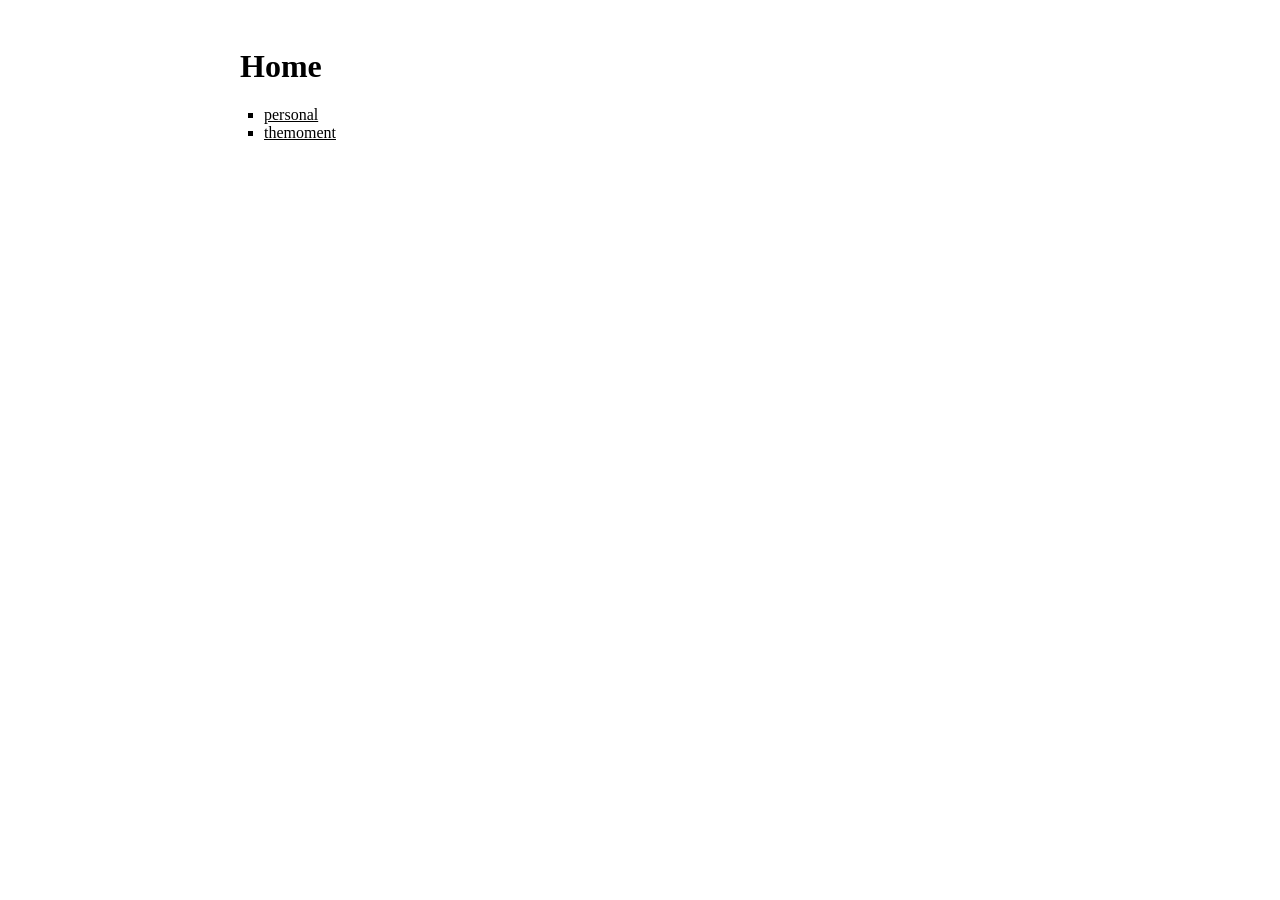
<file: index.html>
<!DOCTYPE>
<html lang="kr">

<head>
	<title>Home</title>
	<meta charset="UTF-8">
	<meta name="viewport" content="width=device-width, initial-scale=0.45">
	<link rel="stylesheet" type="text/css" href="style.css">
</head>

<body>
	<h1>Home</h1>
	<ul>
		<li>
		<a href="personal/index.html">personal</a>
		</li>
		<li>
		<a href="themoment/index.html">themoment</a>
		</li>
	</ul>
</body>

</html>
</file>
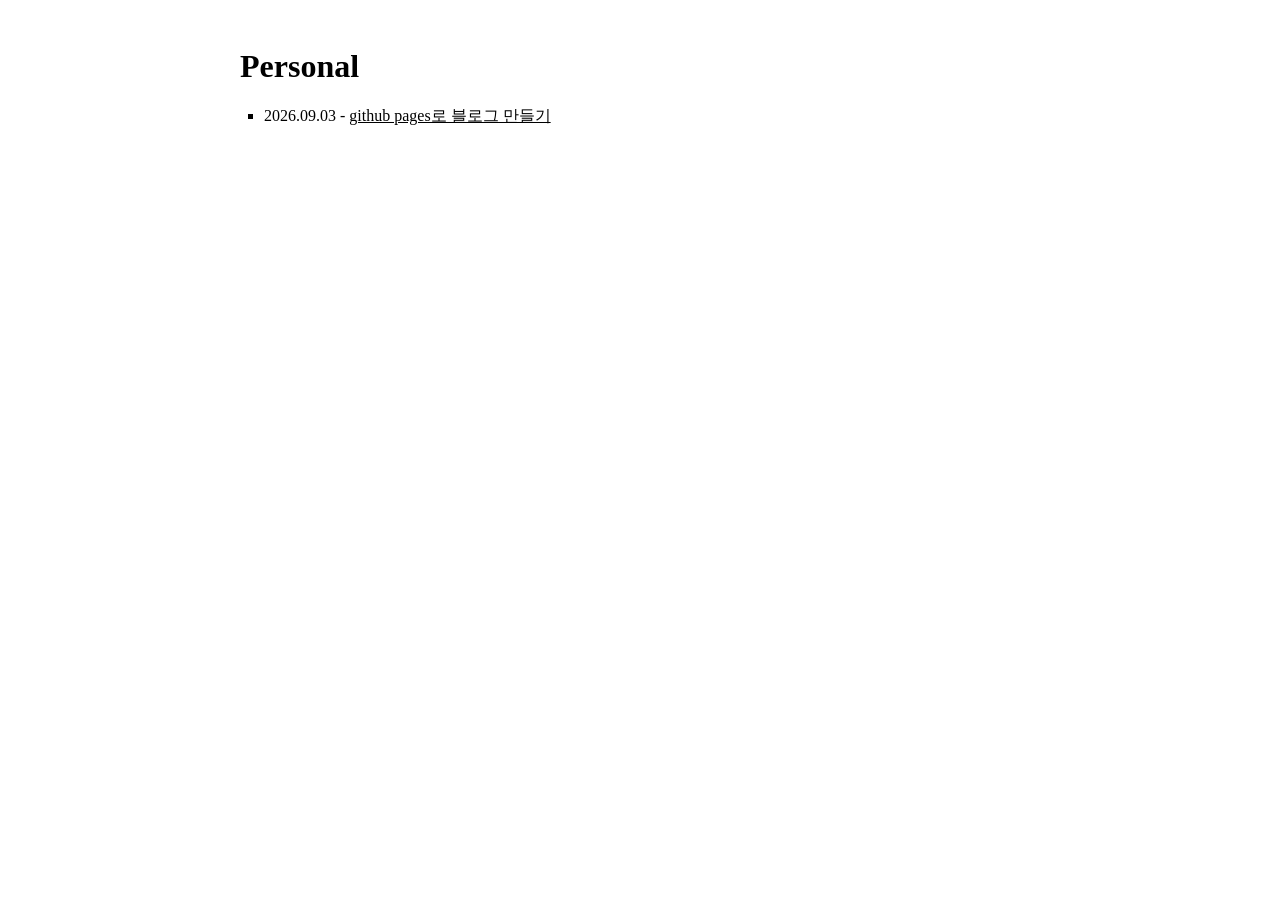
<file: personal/index.html>
<!DOCTYPE>
<html lang="kr">

<head>
	<title>Personal</title>
	<meta charset="UTF-8">
	<meta name="viewport" content="width=device-width, initial-scale=0.45">
	<link rel="stylesheet" type="text/css" href="../style.css">
</head>

<body>
	<h1>Personal</h1>
	<ul>
		<li>2026.09.03 - <a href="github_pages로_블로그_만들기.html">github pages로 블로그 만들기</a></li>
	</ul>
</body>

</html>
</file>
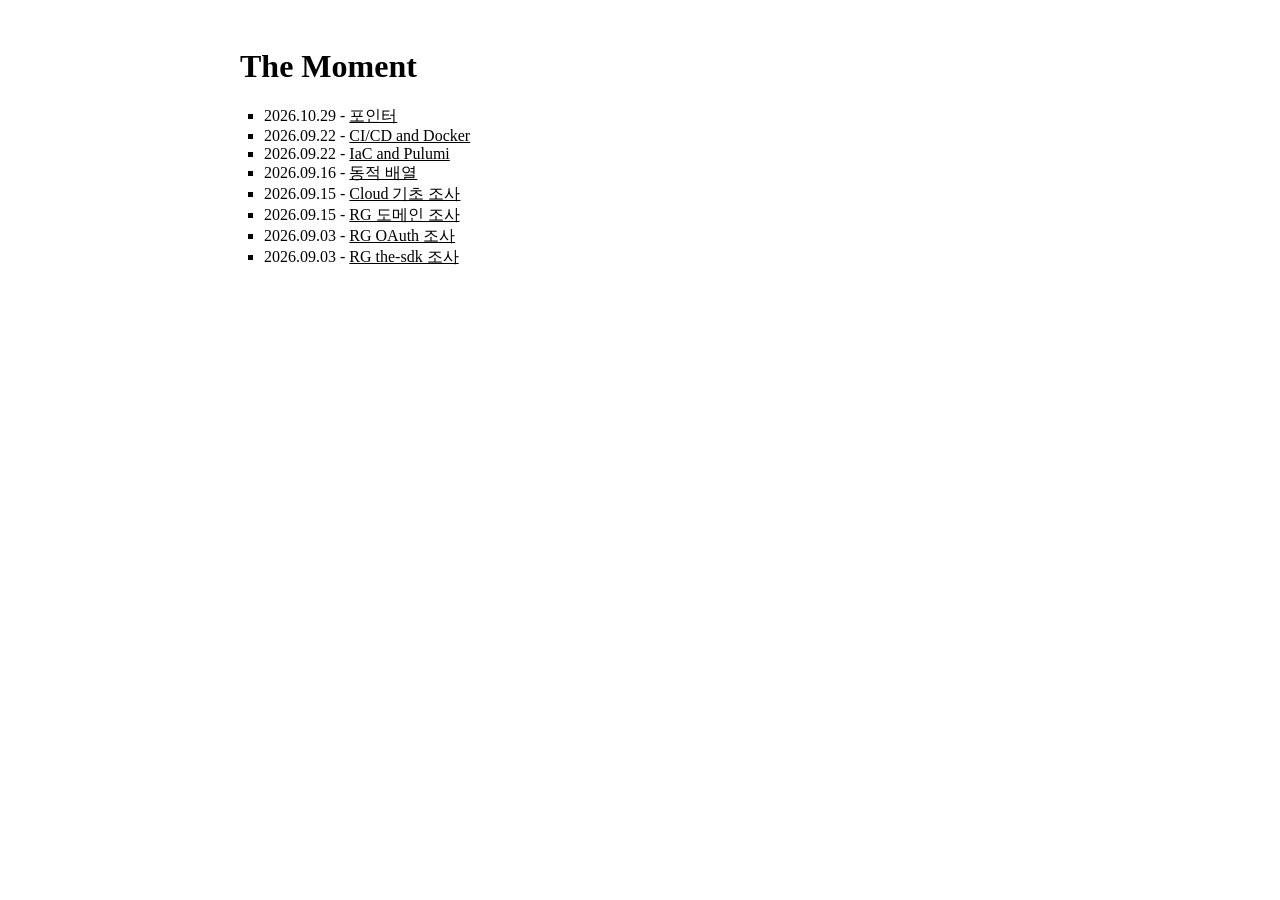
<file: themoment/index.html>
<!DOCTYPE>
<html lang="kr">

<head>
	<title>The Moment</title>
	<meta charset="UTF-8">
	<meta name="viewport" content="width=device-width, initial-scale=0.45">
	<link rel="stylesheet" type="text/css" href="../style.css">
</head>

<body>
	<h1>The Moment</h1>
	<ul>
		<li>2026.10.29 - <a href="pointer.html">포인터</a></li>
		<li>2026.09.22 - <a href="CICD_and_Docker.html">CI/CD and Docker</a></li>
		<li>2026.09.22 - <a href="IaC_and_Pulumi.html">IaC and Pulumi</a></li>
		<li>2026.09.16 - <a href="dynamic_array.html">동적 배열</a></li>
		<li>2026.09.15 - <a href="cloud.html">Cloud 기초 조사</a></li>
		<li>2026.09.15 - <a href="RG_도메인_조사.html">RG 도메인 조사</a></li>
		<li>2026.09.03 - <a href="RG_OAuth_조사.html">RG OAuth 조사</a></li>
		<li>2026.09.03 - <a href="RG_the-sdk_조사.html">RG the-sdk 조사</a></li>
	</ul>
</body>

</html>
</file>
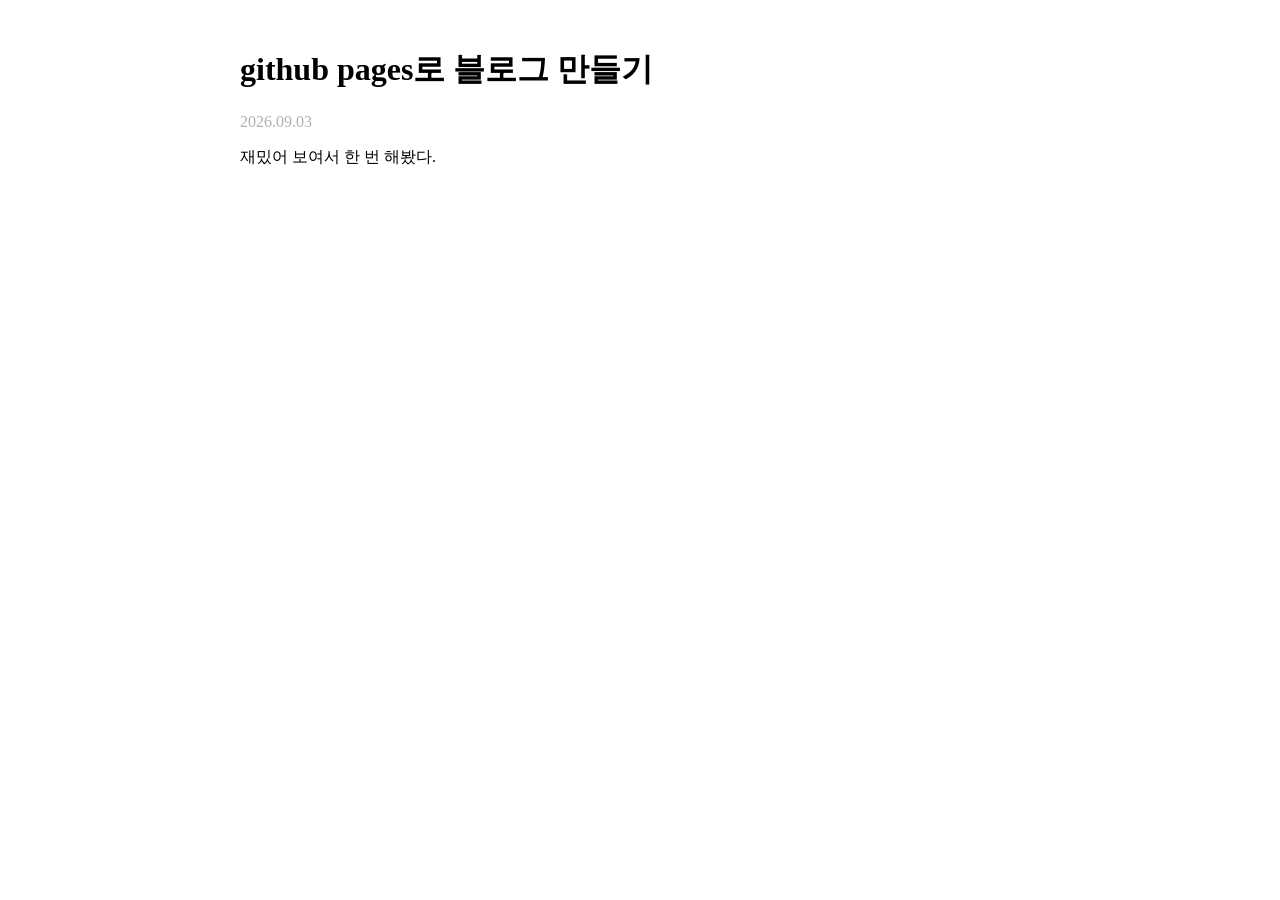
<file: personal/github_pages로_블로그_만들기.html>
<!DOCTYPE>
<html lang="kr">

<head>
	<title>github pages로 블로그 만들기</title>
	<meta charset="UTF-8">
	<meta name="viewport" content="width=device-width, initial-scale=0.45">
	<link rel="stylesheet" type="text/css" href="../style.css">
</head>

<body>
	<h1>github pages로 블로그 만들기 </h1>
	<span class="small">2026.09.03</span>
	<p>
		재밌어 보여서 한 번 해봤다.
	</p>
</body>

</html>
</file>
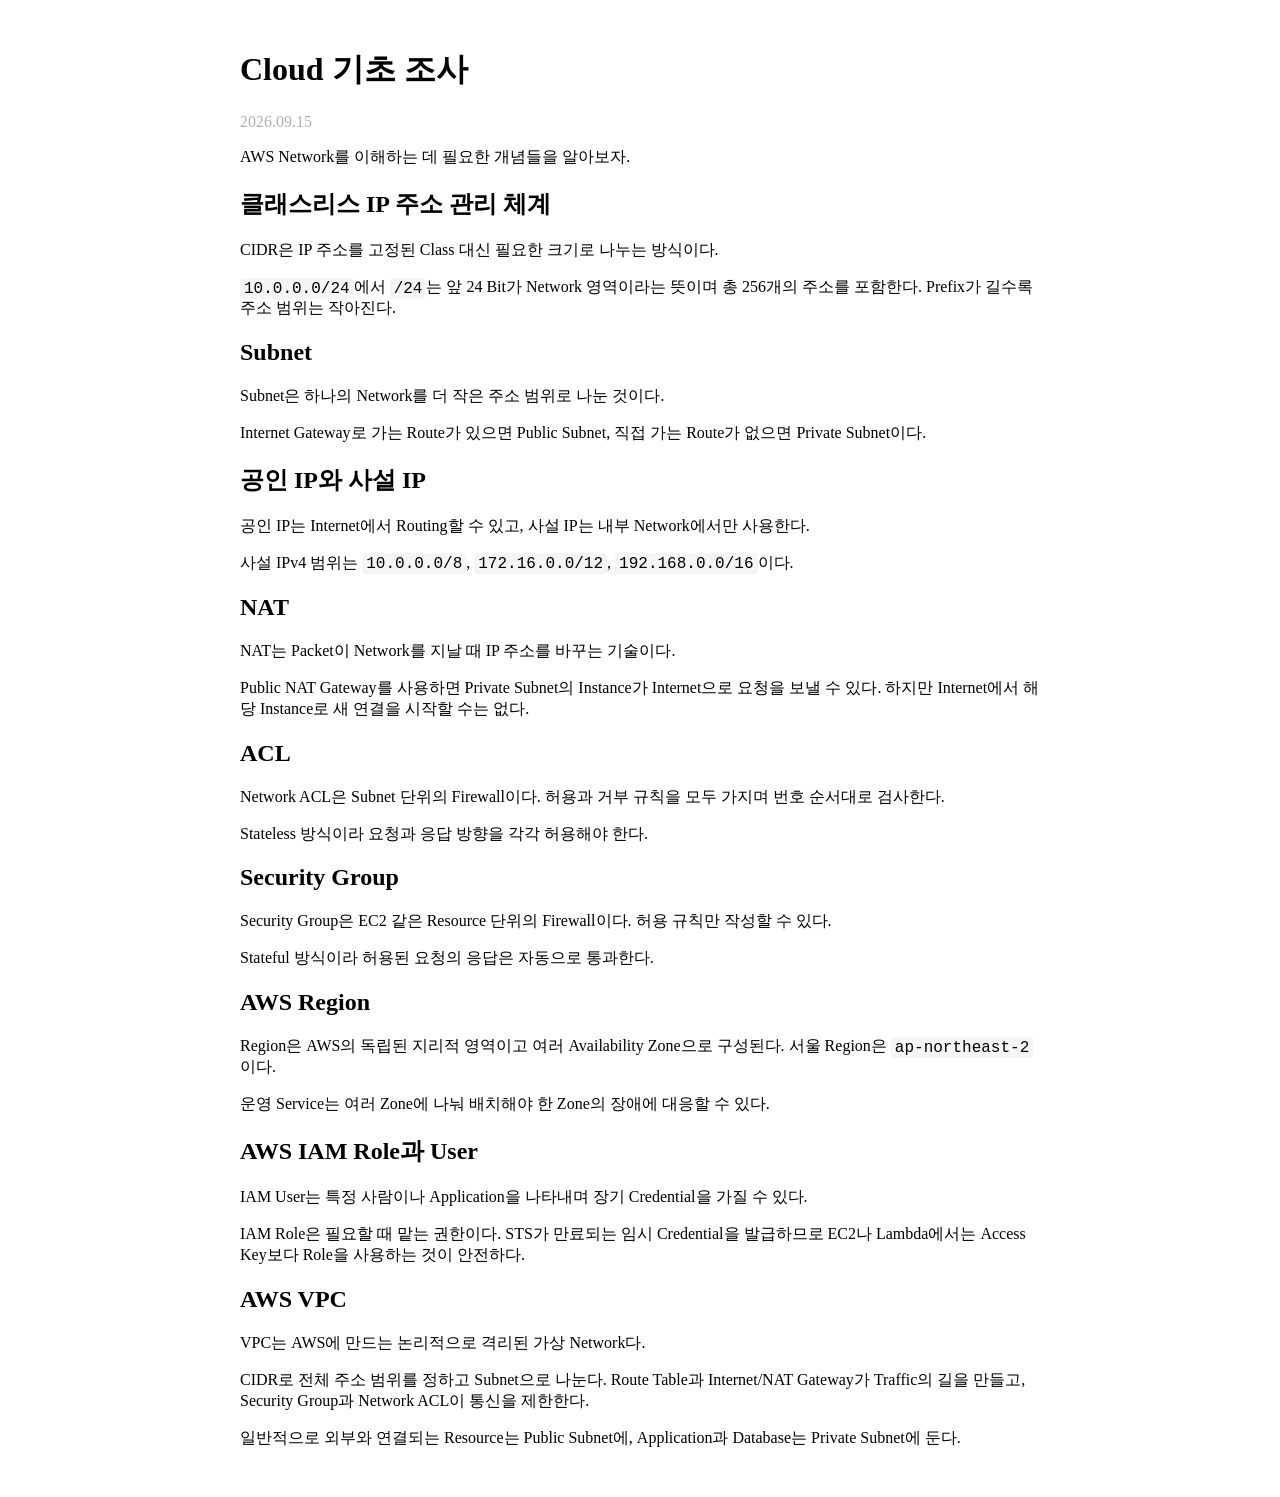
<file: themoment/cloud.html>
<!DOCTYPE>
<html lang="kr">

<head>
	<title>Cloud 기초 조사</title>
	<meta charset="UTF-8">
	<meta name="viewport" content="width=device-width, initial-scale=0.45">
	<link rel="stylesheet" type="text/css" href="../style.css">
</head>

<body>
	<h1>Cloud 기초 조사</h1>
	<span class="small">2026.09.15</span>
	<p>
		AWS Network를 이해하는 데 필요한 개념들을 알아보자.
	</p>

	<h2>클래스리스 IP 주소 관리 체계</h2>
	<p>
		CIDR은 IP 주소를 고정된 Class 대신 필요한 크기로 나누는 방식이다.
	</p>
	<p>
		<code>10.0.0.0/24</code>에서 <code>/24</code>는 앞 24 Bit가 Network 영역이라는 뜻이며 총 256개의 주소를 포함한다.
		Prefix가 길수록 주소 범위는 작아진다.
	</p>

	<h2>Subnet</h2>
	<p>
		Subnet은 하나의 Network를 더 작은 주소 범위로 나눈 것이다.
	</p>
	<p>
		Internet Gateway로 가는 Route가 있으면 Public Subnet, 직접 가는 Route가 없으면 Private Subnet이다.
	</p>

	<h2>공인 IP와 사설 IP</h2>
	<p>
		공인 IP는 Internet에서 Routing할 수 있고, 사설 IP는 내부 Network에서만 사용한다.
	</p>
	<p>
		사설 IPv4 범위는 <code>10.0.0.0/8</code>, <code>172.16.0.0/12</code>, <code>192.168.0.0/16</code>이다.
	</p>

	<h2>NAT</h2>
	<p>
		NAT는 Packet이 Network를 지날 때 IP 주소를 바꾸는 기술이다.
	</p>
	<p>
		Public NAT Gateway를 사용하면 Private Subnet의 Instance가 Internet으로 요청을 보낼 수 있다.
		하지만 Internet에서 해당 Instance로 새 연결을 시작할 수는 없다.
	</p>

	<h2>ACL</h2>
	<p>
		Network ACL은 Subnet 단위의 Firewall이다. 허용과 거부 규칙을 모두 가지며 번호 순서대로 검사한다.
	</p>
	<p>
		Stateless 방식이라 요청과 응답 방향을 각각 허용해야 한다.
	</p>

	<h2>Security Group</h2>
	<p>
		Security Group은 EC2 같은 Resource 단위의 Firewall이다. 허용 규칙만 작성할 수 있다.
	</p>
	<p>
		Stateful 방식이라 허용된 요청의 응답은 자동으로 통과한다.
	</p>

	<h2>AWS Region</h2>
	<p>
		Region은 AWS의 독립된 지리적 영역이고 여러 Availability Zone으로 구성된다.
		서울 Region은 <code>ap-northeast-2</code>이다.
	</p>
	<p>
		운영 Service는 여러 Zone에 나눠 배치해야 한 Zone의 장애에 대응할 수 있다.
	</p>

	<h2>AWS IAM Role과 User</h2>
	<p>
		IAM User는 특정 사람이나 Application을 나타내며 장기 Credential을 가질 수 있다.
	</p>
	<p>
		IAM Role은 필요할 때 맡는 권한이다.
		STS가 만료되는 임시 Credential을 발급하므로 EC2나 Lambda에서는 Access Key보다 Role을 사용하는 것이 안전하다.
	</p>

	<h2>AWS VPC</h2>
	<p>
		VPC는 AWS에 만드는 논리적으로 격리된 가상 Network다.
	</p>
	<p>
		CIDR로 전체 주소 범위를 정하고 Subnet으로 나눈다.
		Route Table과 Internet/NAT Gateway가 Traffic의 길을 만들고, Security Group과 Network ACL이 통신을 제한한다.
	</p>
	<p>
		일반적으로 외부와 연결되는 Resource는 Public Subnet에, Application과 Database는 Private Subnet에 둔다.
	</p>
</body>

</html>
</file>
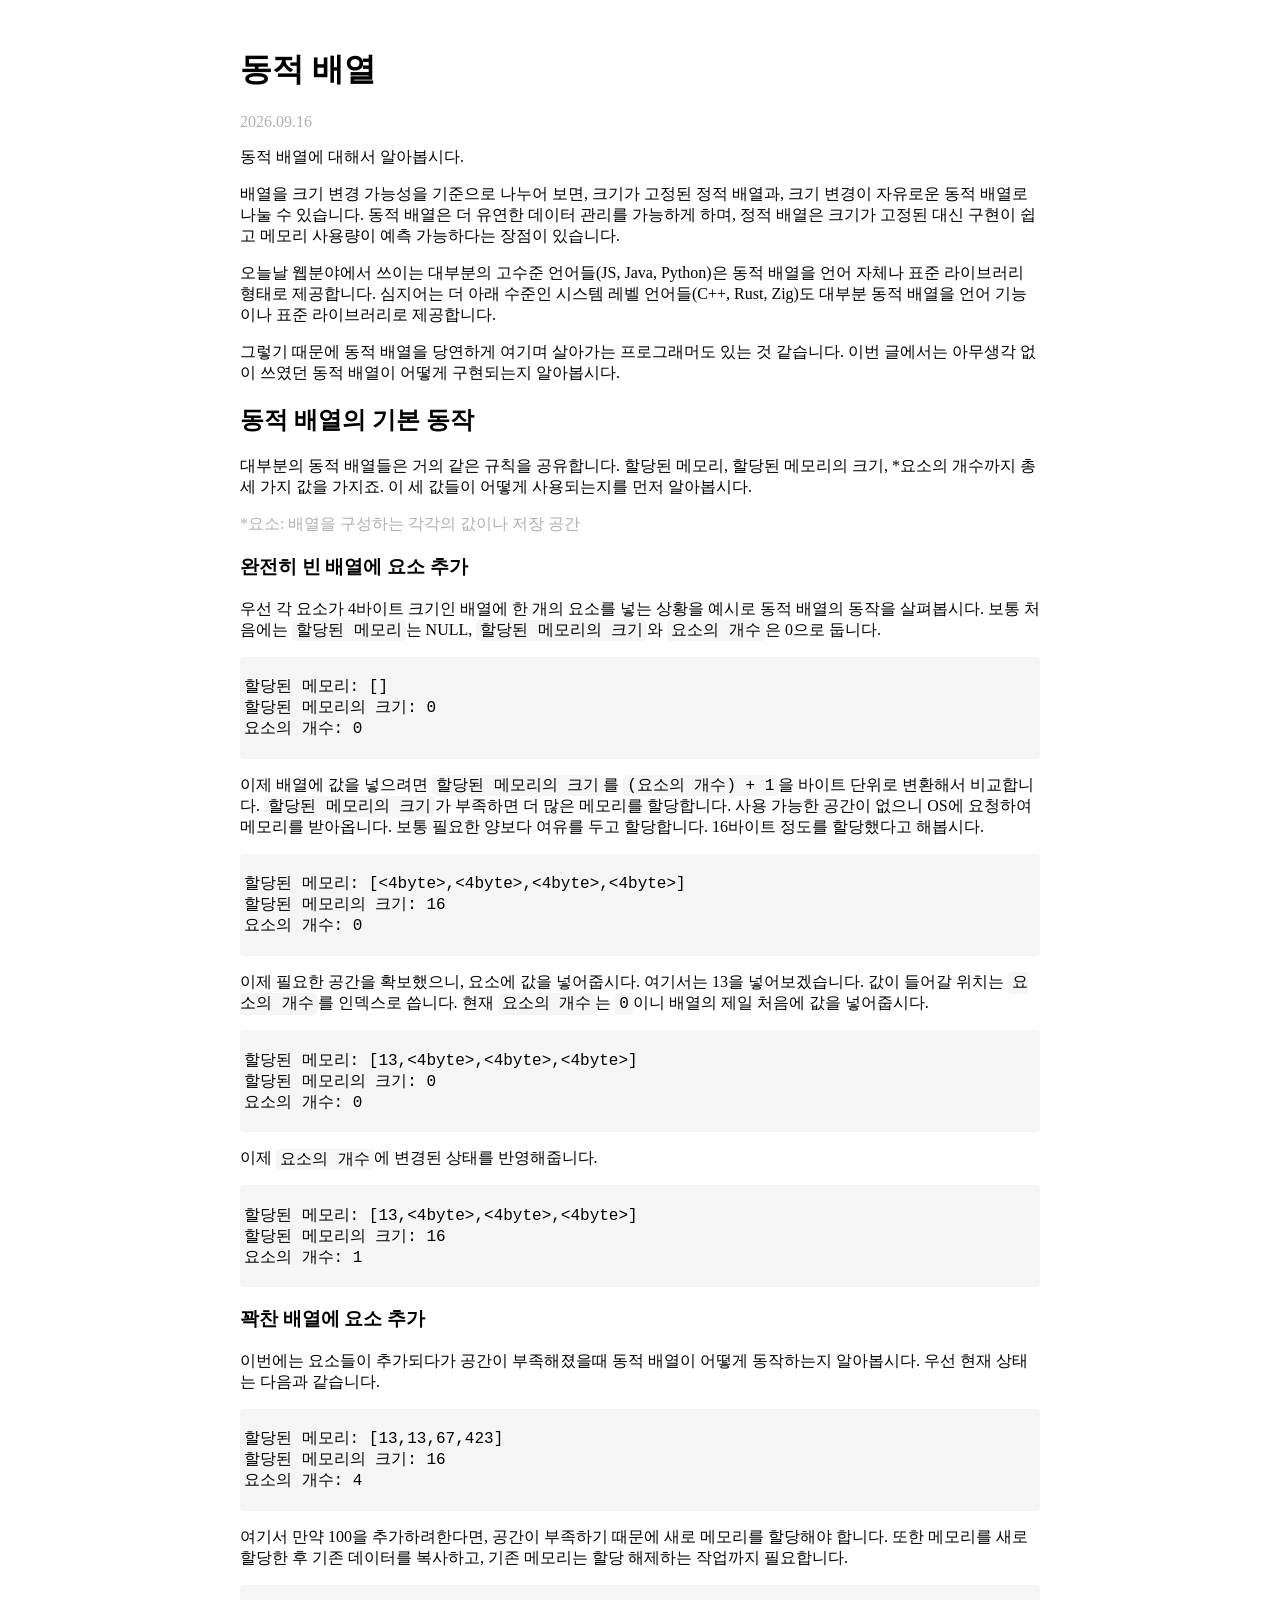
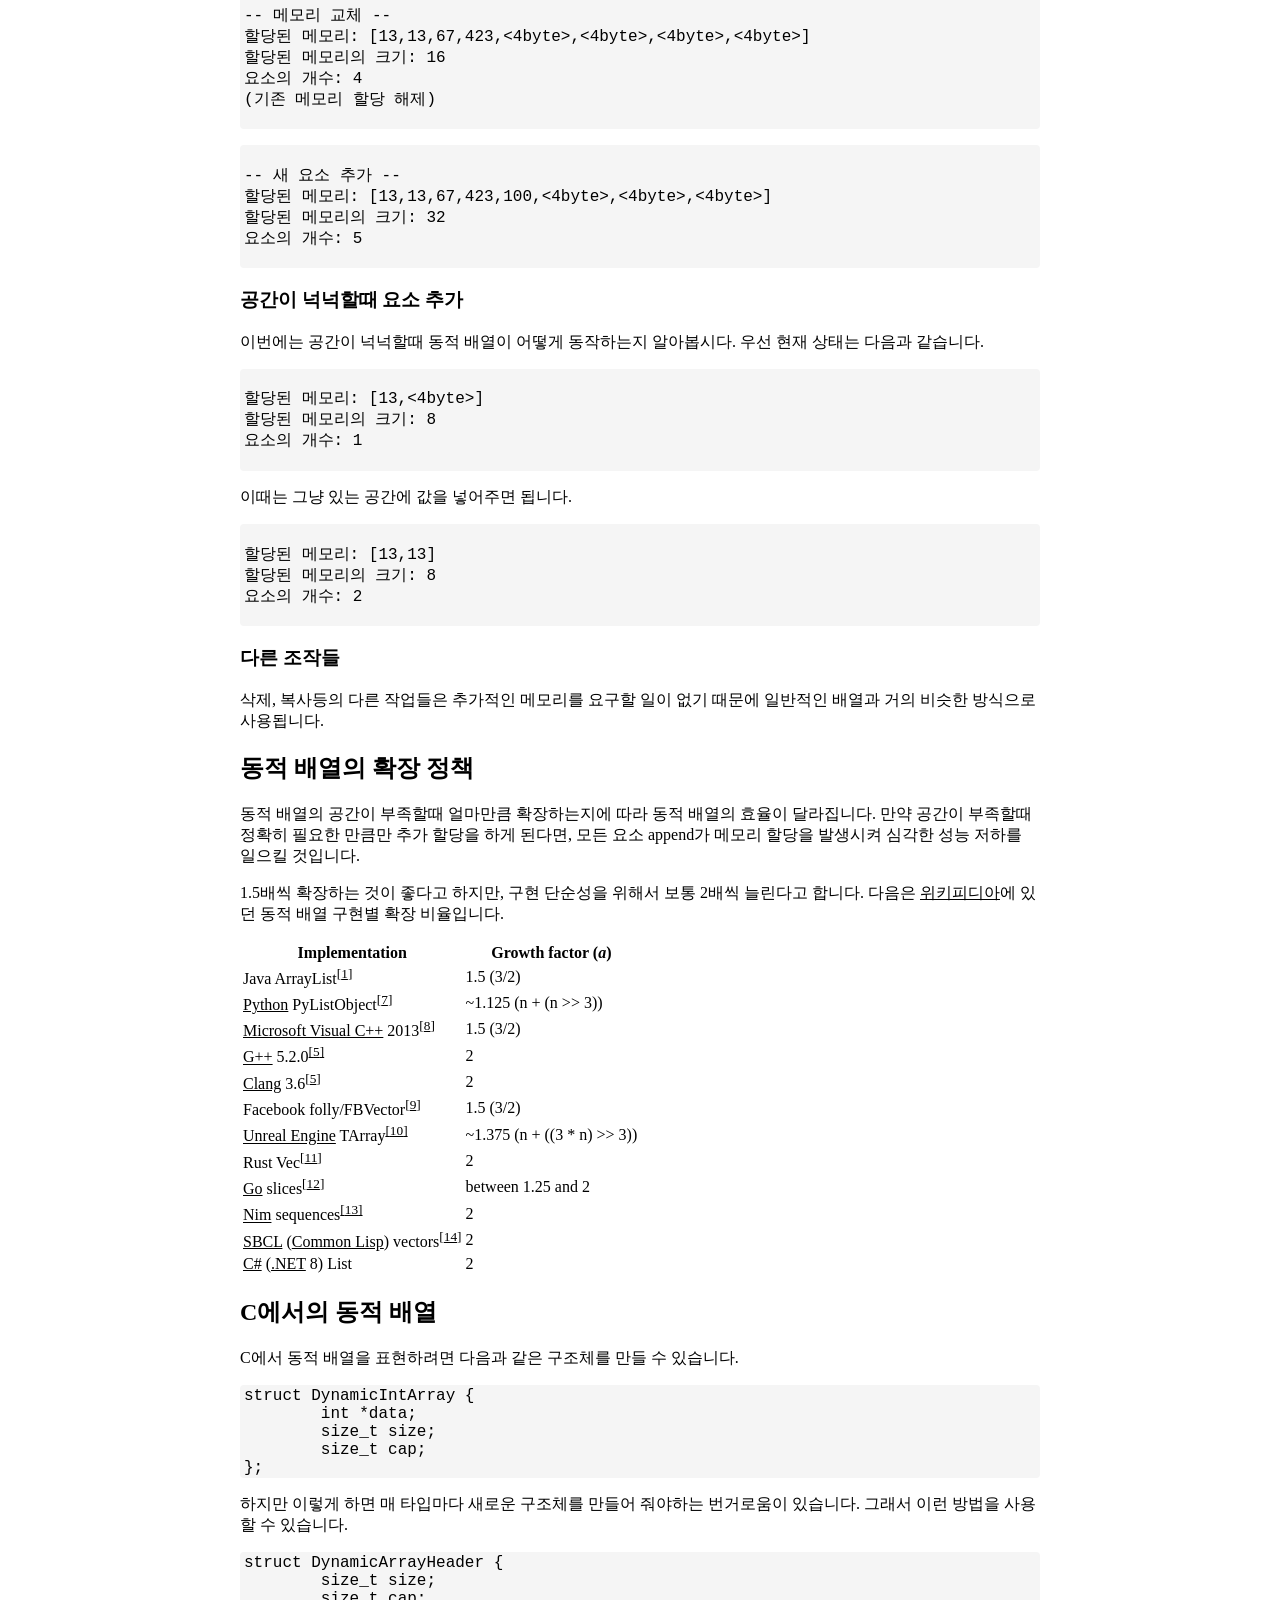
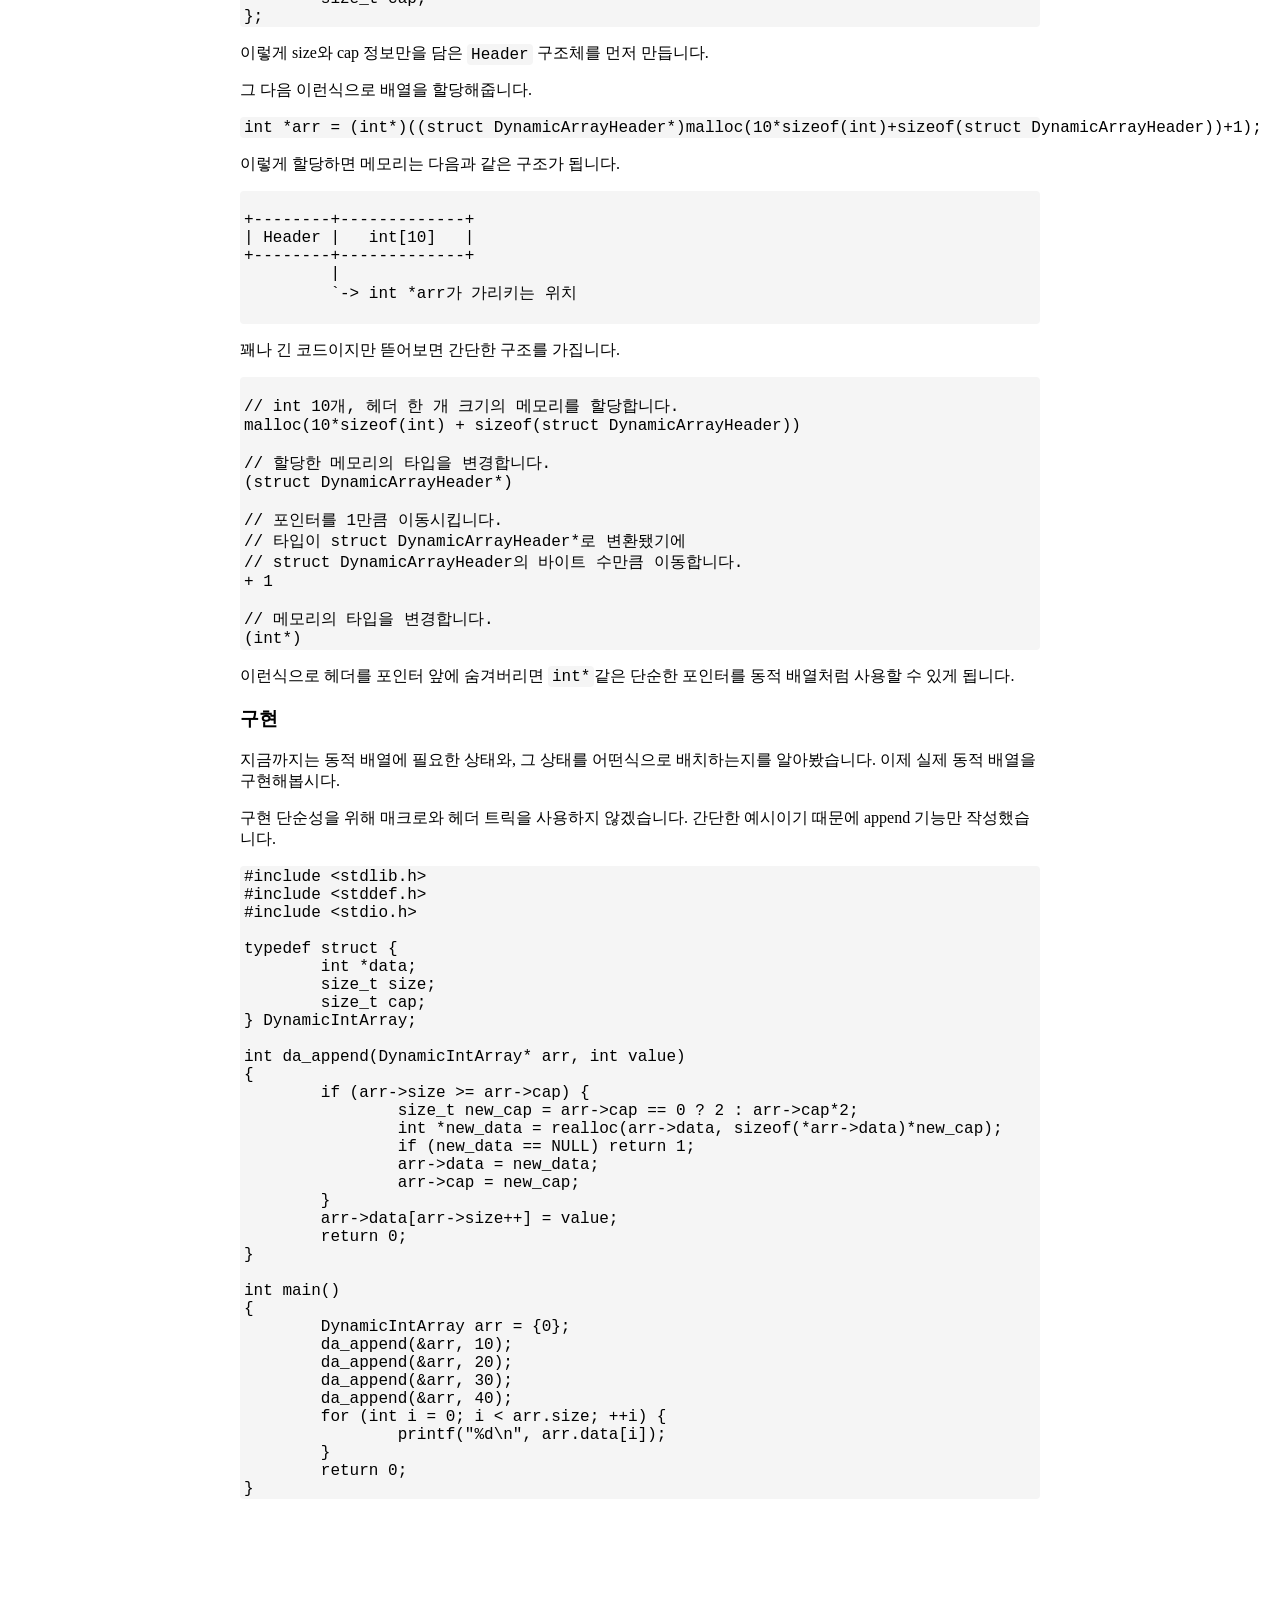
<file: themoment/dynamic_array.html>
<!DOCTYPE>
<html lang="kr">

<head>
	<title>동적 배열</title>
	<meta charset="UTF-8">
	<meta name="viewport" content="width=device-width, initial-scale=0.45">
	<link rel="stylesheet" type="text/css" href="../style.css">
</head>

<body>
	<h1>동적 배열</h1>
	<span class="small">2026.09.16</span>
	<p>
		동적 배열에 대해서 알아봅시다.
	</p>
	<p>
		배열을 크기 변경 가능성을 기준으로 나누어 보면, 크기가 고정된 정적 배열과, 크기 변경이 자유로운 동적 배열로 나눌 수 있습니다.
		동적 배열은 더 유연한 데이터 관리를 가능하게 하며, 정적 배열은 크기가 고정된 대신 구현이 쉽고 메모리 사용량이 예측 가능하다는 장점이 있습니다.
	</p>
	<p>
		오늘날 웹분야에서 쓰이는 대부분의 고수준 언어들(JS, Java, Python)은 동적 배열을 언어 자체나 표준 라이브러리 형태로 제공합니다.
		심지어는 더 아래 수준인 시스템 레벨 언어들(C++, Rust, Zig)도 대부분 동적 배열을 언어 기능이나 표준 라이브러리로 제공합니다.
	</p>
	<p>
		그렇기 때문에 동적 배열을 당연하게 여기며 살아가는 프로그래머도 있는 것 같습니다.
		이번 글에서는 아무생각 없이 쓰였던 동적 배열이 어떻게 구현되는지 알아봅시다.
	</p>
	<h2>동적 배열의 기본 동작</h2>
	<p>
		대부분의 동적 배열들은 거의 같은 규칙을 공유합니다.
		할당된 메모리, 할당된 메모리의 크기, *요소의 개수까지 총 세 가지 값을 가지죠.
		이 세 값들이 어떻게 사용되는지를 먼저 알아봅시다.
	</p>
	<span class="small">*요소: 배열을 구성하는 각각의 값이나 저장 공간</span>
	<h3>완전히 빈 배열에 요소 추가</h3>
	<p>
		우선 각 요소가 4바이트 크기인 배열에 한 개의 요소를 넣는 상황을 예시로 동적 배열의 동작을 살펴봅시다.
		보통 처음에는 <code>할당된 메모리</code>는 NULL, <code>할당된 메모리의 크기</code>와 <code>요소의 개수</code>은 0으로 둡니다.
	</p>
	<pre><code>
할당된 메모리: []
할당된 메모리의 크기: 0
요소의 개수: 0
	</code></pre>
	<p>
		이제 배열에 값을 넣으려면 <code>할당된 메모리의 크기</code>를 <code>(요소의 개수) + 1</code>을 바이트 단위로 변환해서 비교합니다.
		<code>할당된 메모리의 크기</code>가 부족하면 더 많은 메모리를 할당합니다.
		사용 가능한 공간이 없으니 OS에 요청하여 메모리를 받아옵니다.
		보통 필요한 양보다 여유를 두고 할당합니다.
		16바이트 정도를 할당했다고 해봅시다.
	</p>
	<pre><code>
할당된 메모리: [<4byte>,<4byte>,<4byte>,<4byte>]
할당된 메모리의 크기: 16
요소의 개수: 0
	</code></pre>
	<p>
		이제 필요한 공간을 확보했으니, 요소에 값을 넣어줍시다. 여기서는 13을 넣어보겠습니다.
		값이 들어갈 위치는 <code>요소의 개수</code>를 인덱스로 씁니다.
		현재 <code>요소의 개수</code>는 <code>0</code>이니 배열의 제일 처음에 값을 넣어줍시다.
	</p>
	<pre><code>
할당된 메모리: [13,<4byte>,<4byte>,<4byte>]
할당된 메모리의 크기: 0
요소의 개수: 0
	</code></pre>
	<p>
		이제 <code>요소의 개수</code>에 변경된 상태를 반영해줍니다.
	</p>
	<pre><code>
할당된 메모리: [13,<4byte>,<4byte>,<4byte>]
할당된 메모리의 크기: 16
요소의 개수: 1
	</code></pre>
	<h3>꽉찬 배열에 요소 추가</h3>
	<p>
		이번에는 요소들이 추가되다가 공간이 부족해졌을때 동적 배열이 어떻게 동작하는지 알아봅시다.
		우선 현재 상태는 다음과 같습니다.
	</p>
	<pre><code>
할당된 메모리: [13,13,67,423]
할당된 메모리의 크기: 16
요소의 개수: 4
	</code></pre>
	<p>
		여기서 만약 100을 추가하려한다면, 공간이 부족하기 때문에 새로 메모리를 할당해야 합니다.
		또한 메모리를 새로 할당한 후 기존 데이터를 복사하고, 기존 메모리는 할당 해제하는 작업까지 필요합니다.
	</p>
	<pre><code>
-- 메모리 교체 --
할당된 메모리: [13,13,67,423,<4byte>,<4byte>,<4byte>,<4byte>]
할당된 메모리의 크기: 16
요소의 개수: 4
(기존 메모리 할당 해제)
	</code></pre>
	<pre><code>
-- 새 요소 추가 --
할당된 메모리: [13,13,67,423,100,<4byte>,<4byte>,<4byte>]
할당된 메모리의 크기: 32
요소의 개수: 5
	</code></pre>
	<h3>공간이 넉넉할때 요소 추가</h3>
	<p>
		이번에는 공간이 넉넉할때 동적 배열이 어떻게 동작하는지 알아봅시다.
		우선 현재 상태는 다음과 같습니다.
	</p>
	<pre><code>
할당된 메모리: [13,<4byte>]
할당된 메모리의 크기: 8
요소의 개수: 1
	</code></pre>
	<p>
		이때는 그냥 있는 공간에 값을 넣어주면 됩니다.
	</p>
	<pre><code>
할당된 메모리: [13,13]
할당된 메모리의 크기: 8
요소의 개수: 2
	</code></pre>
	<h3>다른 조작들</h3>
	<p>
		삭제, 복사등의 다른 작업들은 추가적인 메모리를 요구할 일이 없기 때문에 일반적인 배열과 거의 비슷한 방식으로 사용됩니다.
	</p>
	<h2>동적 배열의 확장 정책</h2>
	<p>
		동적 배열의 공간이 부족할때 얼마만큼 확장하는지에 따라 동적 배열의 효율이 달라집니다.
		만약 공간이 부족할때 정확히 필요한 만큼만 추가 할당을 하게 된다면,
		모든 요소 append가 메모리 할당을 발생시켜 심각한 성능 저하를 일으킬 것입니다.
	</p>
	<p>
		1.5배씩 확장하는 것이 좋다고 하지만, 구현 단순성을 위해서 보통 2배씩 늘린다고 합니다.
		다음은 <a href="https://en.wikipedia.org/wiki/Dynamic_array">위키피디아</a>에 있던 동적 배열 구현별 확장 비율입니다.
	</p>
	<table class="wikitable" id="mwsg">
	<tbody id="mwsw"><tr id="mwtA"><th id="mwtQ">Implementation</th>
	<th id="mwtg">Growth factor (<i id="mwtw">a</i>)</th></tr>
	<tr id="mwuA">
	<td id="mwuQ">Java ArrayList<sup about="#mwt23" class="mw-ref reference" id="cite_ref-java_util_ArrayList_1-1" rel="dc:references" typeof="mw:Extension/ref" data-mw="{&quot;name&quot;:&quot;ref&quot;,&quot;attrs&quot;:{&quot;name&quot;:&quot;java_util_ArrayList&quot;}}"><a href="#cite_note-java_util_ArrayList-1" id="mwug"><span class="mw-reflink-text" id="mwuw"><span class="cite-bracket" id="mwvA">[</span>1<span class="cite-bracket" id="mwvQ">]</span></span></a></sup></td>
	<td id="mwvg">1.5 (3/2)</td></tr>
	<tr id="mwvw">
	<td id="mwwA"><a rel="mw:WikiLink" href="https://en.wikipedia.org/wiki/Python_(programming_language)" title="Python (programming language)" id="mwwQ">Python</a> PyListObject<sup about="#mwt26" class="mw-ref reference" id="cite_ref-cpython_listobject.c_growth_rate_comment_7-0" rel="dc:references" typeof="mw:Extension/ref" data-mw="{&quot;name&quot;:&quot;ref&quot;,&quot;attrs&quot;:{&quot;name&quot;:&quot;cpython listobject.c growth rate comment&quot;},&quot;body&quot;:{&quot;id&quot;:&quot;mw-reference-text-cite_note-cpython_listobject.c_growth_rate_comment-7&quot;}}"><a href="#cite_note-cpython_listobject.c_growth_rate_comment-7" id="mwwg"><span class="mw-reflink-text" id="mwww"><span class="cite-bracket" id="mwxA">[</span>7<span class="cite-bracket" id="mwxQ">]</span></span></a></sup></td>
	<td id="mwxg">~1.125 (n + (n &gt;&gt; 3))</td></tr>
	<tr id="mwxw">
	<td id="mwyA"><a rel="mw:WikiLink" href="https://en.wikipedia.org/wiki/Microsoft_Visual_C++" title="Microsoft Visual C++" id="mwyQ">Microsoft Visual C++</a> 2013<sup about="#mwt29" class="mw-ref reference" id="cite_ref-8" rel="dc:references" typeof="mw:Extension/ref" data-mw="{&quot;name&quot;:&quot;ref&quot;,&quot;attrs&quot;:{},&quot;body&quot;:{&quot;id&quot;:&quot;mw-reference-text-cite_note-8&quot;}}"><a href="#cite_note-8" id="mwyg"><span class="mw-reflink-text" id="mwyw"><span class="cite-bracket" id="mwzA">[</span>8<span class="cite-bracket" id="mwzQ">]</span></span></a></sup></td>
	<td id="mwzg">1.5 (3/2)</td></tr>
	<tr id="mwzw">
	<td id="mw0A"><a rel="mw:WikiLink" href="https://en.wikipedia.org/wiki/G++" title="G++" class="mw-redirect" id="mw0Q">G++</a> 5.2.0<sup about="#mwt30" class="mw-ref reference" id="cite_ref-C++_STL_vector_5-1" rel="dc:references" typeof="mw:Extension/ref" data-mw="{&quot;name&quot;:&quot;ref&quot;,&quot;attrs&quot;:{&quot;name&quot;:&quot;C++ STL vector&quot;}}"><a href="#cite_note-C++_STL_vector-5" id="mw0g"><span class="mw-reflink-text" id="mw0w"><span class="cite-bracket" id="mw1A">[</span>5<span class="cite-bracket" id="mw1Q">]</span></span></a></sup></td>
	<td id="mw1g">2</td></tr>
	<tr id="mw1w">
	<td id="mw2A"><a rel="mw:WikiLink" href="https://en.wikipedia.org/wiki/Clang" title="Clang" id="mw2Q">Clang</a> 3.6<sup about="#mwt31" class="mw-ref reference" id="cite_ref-C++_STL_vector_5-2" rel="dc:references" typeof="mw:Extension/ref" data-mw="{&quot;name&quot;:&quot;ref&quot;,&quot;attrs&quot;:{&quot;name&quot;:&quot;C++ STL vector&quot;}}"><a href="#cite_note-C++_STL_vector-5" id="mw2g"><span class="mw-reflink-text" id="mw2w"><span class="cite-bracket" id="mw3A">[</span>5<span class="cite-bracket" id="mw3Q">]</span></span></a></sup></td>
	<td id="mw3g">2</td></tr>
	<tr id="mw3w">
	<td id="mw4A">Facebook folly/FBVector<sup about="#mwt34" class="mw-ref reference" id="cite_ref-9" rel="dc:references" typeof="mw:Extension/ref" data-mw="{&quot;name&quot;:&quot;ref&quot;,&quot;attrs&quot;:{},&quot;body&quot;:{&quot;id&quot;:&quot;mw-reference-text-cite_note-9&quot;}}"><a href="#cite_note-9" id="mw4Q"><span class="mw-reflink-text" id="mw4g"><span class="cite-bracket" id="mw4w">[</span>9<span class="cite-bracket" id="mw5A">]</span></span></a></sup></td>
	<td id="mw5Q">1.5 (3/2)</td></tr>
	<tr id="mw5g">
	<td id="mw5w"><a rel="mw:WikiLink" href="https://en.wikipedia.org/wiki/Unreal_Engine" title="Unreal Engine" id="mw6A">Unreal Engine</a> TArray<sup about="#mwt37" class="mw-ref reference" id="cite_ref-10" rel="dc:references" typeof="mw:Extension/ref" data-mw="{&quot;name&quot;:&quot;ref&quot;,&quot;attrs&quot;:{},&quot;body&quot;:{&quot;id&quot;:&quot;mw-reference-text-cite_note-10&quot;}}"><a href="#cite_note-10" id="mw6Q"><span class="mw-reflink-text" id="mw6g"><span class="cite-bracket" id="mw6w">[</span>10<span class="cite-bracket" id="mw7A">]</span></span></a></sup></td>
	<td id="mw7Q">~1.375 (n + ((3 * n) &gt;&gt; 3))</td></tr>
	<tr id="mw7g">
	<td id="mw7w">Rust Vec<sup about="#mwt40" class="mw-ref reference" id="cite_ref-11" rel="dc:references" typeof="mw:Extension/ref" data-mw="{&quot;name&quot;:&quot;ref&quot;,&quot;attrs&quot;:{},&quot;body&quot;:{&quot;id&quot;:&quot;mw-reference-text-cite_note-11&quot;}}"><a href="#cite_note-11" id="mw8A"><span class="mw-reflink-text" id="mw8Q"><span class="cite-bracket" id="mw8g">[</span>11<span class="cite-bracket" id="mw8w">]</span></span></a></sup></td>
	<td id="mw9A">2</td></tr>
	<tr id="mw9Q">
	<td id="mw9g"><a rel="mw:WikiLink" href="https://en.wikipedia.org/wiki/Go_(programming_language)" title="Go (programming language)" id="mw9w">Go</a> slices<sup about="#mwt43" class="mw-ref reference" id="cite_ref-12" rel="dc:references" typeof="mw:Extension/ref" data-mw="{&quot;name&quot;:&quot;ref&quot;,&quot;attrs&quot;:{},&quot;body&quot;:{&quot;id&quot;:&quot;mw-reference-text-cite_note-12&quot;}}"><a href="#cite_note-12" id="mw-A"><span class="mw-reflink-text" id="mw-Q"><span class="cite-bracket" id="mw-g">[</span>12<span class="cite-bracket" id="mw-w">]</span></span></a></sup></td>
	<td id="mw_A">between 1.25 and 2</td></tr>
	<tr id="mw_Q">
	<td id="mw_g"><a rel="mw:WikiLink" href="https://en.wikipedia.org/wiki/Nim_(programming_language)" title="Nim (programming language)" id="mw_w">Nim</a> sequences<sup about="#mwt46" class="mw-ref reference" id="cite_ref-13" rel="dc:references" typeof="mw:Extension/ref" data-mw="{&quot;name&quot;:&quot;ref&quot;,&quot;attrs&quot;:{},&quot;body&quot;:{&quot;id&quot;:&quot;mw-reference-text-cite_note-13&quot;}}"><a href="#cite_note-13" id="mwAQA"><span class="mw-reflink-text" id="mwAQE"><span class="cite-bracket" id="mwAQI">[</span>13<span class="cite-bracket" id="mwAQM">]</span></span></a></sup></td>
	<td id="mwAQQ">2</td></tr>
	<tr id="mwAQU">
	<td id="mwAQY"><a rel="mw:WikiLink" href="https://en.wikipedia.org/wiki/Steel_Bank_Common_Lisp" title="Steel Bank Common Lisp" id="mwAQc">SBCL</a> (<a rel="mw:WikiLink" href="https://en.wikipedia.org/wiki/Common_Lisp" title="Common Lisp" id="mwAQg">Common Lisp</a>) vectors<sup about="#mwt49" class="mw-ref reference" id="cite_ref-14" rel="dc:references" typeof="mw:Extension/ref" data-mw="{&quot;name&quot;:&quot;ref&quot;,&quot;attrs&quot;:{},&quot;body&quot;:{&quot;id&quot;:&quot;mw-reference-text-cite_note-14&quot;}}"><a href="#cite_note-14" id="mwAQk"><span class="mw-reflink-text" id="mwAQo"><span class="cite-bracket" id="mwAQs">[</span>14<span class="cite-bracket" id="mwAQw">]</span></span></a></sup></td>
	<td id="mwAQ0">2</td></tr>
	<tr id="mwAQ4">
	<td id="mwAQ8"><a rel="mw:WikiLink" href="https://en.wikipedia.org/wiki/C_Sharp_(programming_language)" title="C Sharp (programming language)" id="mwARA">C#</a> (<a rel="mw:WikiLink" href="https://en.wikipedia.org/wiki/.NET" title=".NET" id="mwARE">.NET</a> 8) List</td>
	<td id="mwARI">2</td></tr>
	</tbody></table>
	<h2>C에서의 동적 배열</h2>
	<p>
		C에서 동적 배열을 표현하려면 다음과 같은 구조체를 만들 수 있습니다.
	</p>
<pre><code>struct DynamicIntArray {
	int *data;
	size_t size;
	size_t cap;
};</code></pre>
	<p>
		하지만 이렇게 하면 매 타입마다 새로운 구조체를 만들어 줘야하는 번거로움이 있습니다.
		그래서 이런 방법을 사용할 수 있습니다.
	</p>
<pre><code>struct DynamicArrayHeader {
	size_t size;
	size_t cap;
};</code></pre>
	<p>
		이렇게 size와 cap 정보만을 담은 <code>Header</code> 구조체를 먼저 만듭니다.
	</p>
	<p>
		그 다음 이런식으로 배열을 할당해줍니다.
	</p>
<pre><code>int *arr = (int*)((struct DynamicArrayHeader*)malloc(10*sizeof(int)+sizeof(struct DynamicArrayHeader))+1);</code></pre>
	<p>
		이렇게 할당하면 메모리는 다음과 같은 구조가 됩니다.
	</p>
	<pre><code>
+--------+-------------+
| Header |   int[10]   |
+--------+-------------+
         |
         `-> int *arr가 가리키는 위치
	</code></pre>
	<p>
		꽤나 긴 코드이지만 뜯어보면 간단한 구조를 가집니다.
	</p>
<pre><code>
// int 10개, 헤더 한 개 크기의 메모리를 할당합니다.
malloc(10*sizeof(int) + sizeof(struct DynamicArrayHeader))

// 할당한 메모리의 타입을 변경합니다.
(struct DynamicArrayHeader*)

// 포인터를 1만큼 이동시킵니다.
// 타입이 struct DynamicArrayHeader*로 변환됐기에
// struct DynamicArrayHeader의 바이트 수만큼 이동합니다.
+ 1

// 메모리의 타입을 변경합니다.
(int*)
</code></pre>
	<p>
		이런식으로 헤더를 포인터 앞에 숨겨버리면 <code>int*</code>같은 단순한 포인터를 동적 배열처럼 사용할 수 있게 됩니다.
	</p>
	<h3>구현</h3>
	<p>
		지금까지는 동적 배열에 필요한 상태와, 그 상태를 어떤식으로 배치하는지를 알아봤습니다.
		이제 실제 동적 배열을 구현해봅시다.
	</p>
	<p>
		구현 단순성을 위해 매크로와 헤더 트릭을 사용하지 않겠습니다.
		간단한 예시이기 때문에 append 기능만 작성했습니다.
	</p>
<pre><code>#include &lt;stdlib.h&gt;
#include &lt;stddef.h&gt;
#include &lt;stdio.h&gt;

typedef struct {
	int *data;
	size_t size;
	size_t cap;
} DynamicIntArray;

int da_append(DynamicIntArray* arr, int value)
{
	if (arr-&gt;size &gt;= arr-&gt;cap) {
		size_t new_cap = arr-&gt;cap == 0 ? 2 : arr-&gt;cap*2;
		int *new_data = realloc(arr-&gt;data, sizeof(*arr-&gt;data)*new_cap);
		if (new_data == NULL) return 1;
		arr-&gt;data = new_data;
		arr-&gt;cap = new_cap;
	}
	arr-&gt;data[arr-&gt;size++] = value;
	return 0;
}

int main()
{
	DynamicIntArray arr = {0};
	da_append(&amp;arr, 10);
	da_append(&amp;arr, 20);
	da_append(&amp;arr, 30);
	da_append(&amp;arr, 40);
	for (int i = 0; i &lt; arr.size; ++i) {
		printf("%d\n", arr.data[i]);
	}
	return 0;
}
</code></pre>
</body>

</html>
</file>
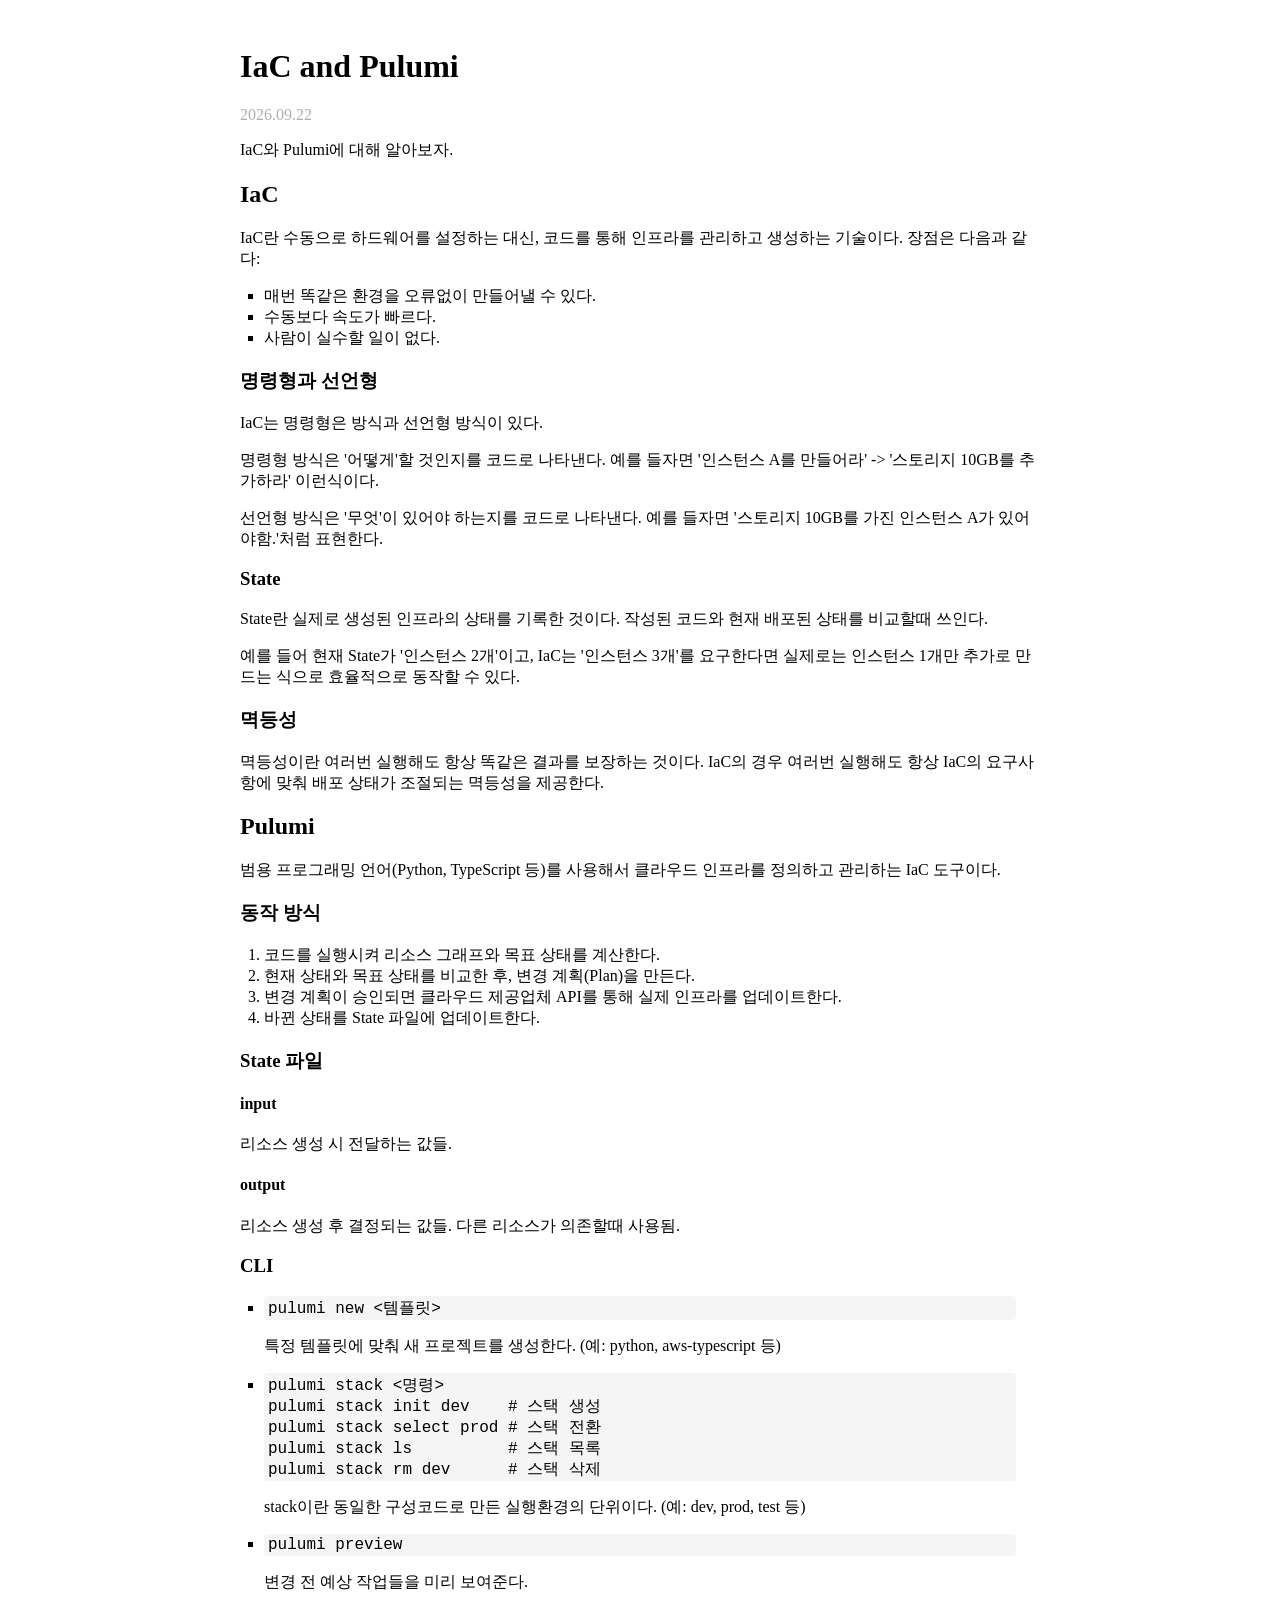
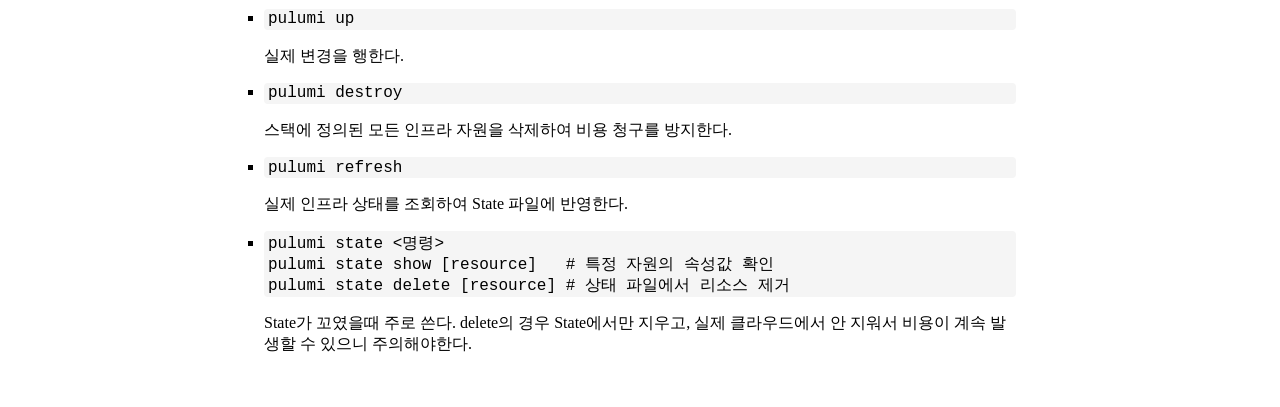
<file: themoment/IaC_and_Pulumi.html>
<!DOCTYPE>
<html lang="kr">

<head>
	<title>IaC and Pulumi</title>
	<meta charset="UTF-8">
	<meta name="viewport" content="width=device-width, initial-scale=0.45">
	<link rel="stylesheet" type="text/css" href="../style.css">
</head>

<body>
	<h1>IaC and Pulumi</h1>
	<span class="small">2026.09.22</span>
	<p>
		IaC와 Pulumi에 대해 알아보자.
	</p>

	<h2>IaC</h2>
	<p>
		IaC란 수동으로 하드웨어를 설정하는 대신, 코드를 통해 인프라를 관리하고 생성하는 기술이다.
		장점은 다음과 같다:
	</p>
	<ul>
		<li>매번 똑같은 환경을 오류없이 만들어낼 수 있다.</li>
		<li>수동보다 속도가 빠르다.</li>
		<li>사람이 실수할 일이 없다.</li>
	</ul>
	<h3>명령형과 선언형</h3>
	<p>
		IaC는 명령형은 방식과 선언형 방식이 있다.
	</p>
	<p>
		명령형 방식은 '어떻게'할 것인지를 코드로 나타낸다.
		예를 들자면 '인스턴스 A를 만들어라' -&gt; '스토리지 10GB를 추가하라' 이런식이다.
	</p>
	<p>
		선언형 방식은 '무엇'이 있어야 하는지를 코드로 나타낸다.
		예를 들자면 '스토리지 10GB를 가진 인스턴스 A가 있어야함.'처럼 표현한다.
	</p>
	<h3>State</h3>
	<p>
		State란 실제로 생성된 인프라의 상태를 기록한 것이다.
		작성된 코드와 현재 배포된 상태를 비교할때 쓰인다.
	</p>
	<p>
		예를 들어 현재 State가 '인스턴스 2개'이고, IaC는 '인스턴스 3개'를 요구한다면
		실제로는 인스턴스 1개만 추가로 만드는 식으로 효율적으로 동작할 수 있다.
	</p>
	<h3>멱등성</h3>
	<p>
		멱등성이란 여러번 실행해도 항상 똑같은 결과를 보장하는 것이다.
		IaC의 경우 여러번 실행해도 항상 IaC의 요구사항에 맞춰 배포 상태가 조절되는 멱등성을 제공한다.
	</p>
	<h2>Pulumi</h2>
	<p>
		범용 프로그래밍 언어(Python, TypeScript 등)를 사용해서 클라우드 인프라를 정의하고 관리하는 IaC 도구이다.
	</p>
	<h3>동작 방식</h3>
	<ol>
		<li>코드를 실행시켜 리소스 그래프와 목표 상태를 계산한다.</li>
		<li>현재 상태와 목표 상태를 비교한 후, 변경 계획(Plan)을 만든다.</li>
		<li>변경 계획이 승인되면 클라우드 제공업체 API를 통해 실제 인프라를 업데이트한다.</li>
		<li>바뀐 상태를 State 파일에 업데이트한다.</li>
	</ol>
	<h3>State 파일</h3>
	<h4>input</h4>
	<p>
		리소스 생성 시 전달하는 값들.
	</p>
	<h4>output</h4>
	<p>
		리소스 생성 후 결정되는 값들. 다른 리소스가 의존할때 사용됨.
	</p>
	<h3>CLI</h3>
	<ul>
	<li><pre><code>pulumi new &lt;템플릿&gt;</code></pre>
	<p>
		특정 템플릿에 맞춰 새 프로젝트를 생성한다. (예: python, aws-typescript 등)
	</p>
	</li>
	<li>
	<pre><code>pulumi stack &lt;명령&gt;
pulumi stack init dev    # 스택 생성
pulumi stack select prod # 스택 전환
pulumi stack ls          # 스택 목록
pulumi stack rm dev      # 스택 삭제</code></pre>
	<p>
		stack이란 동일한 구성코드로 만든 실행환경의 단위이다. (예: dev, prod, test 등)
	</p>
	</li>
	<li>
	<pre><code>pulumi preview</code></pre>
	<p>
		변경 전 예상 작업들을 미리 보여준다.
	</p>
	</li>
	<li>
	<pre><code>pulumi up</code></pre>
	<p>
		실제 변경을 행한다.
	</p>
	</li>
	<li>
	<pre><code>pulumi destroy</code></pre>
	<p>
		스택에 정의된 모든 인프라 자원을 삭제하여 비용 청구를 방지한다.
	</p>
	</li>
	<li>
	<pre><code>pulumi refresh</code></pre>
	<p>
		실제 인프라 상태를 조회하여 State 파일에 반영한다.
	</p>
	</li>
	<li>
	<pre><code>pulumi state &lt;명령&gt;
pulumi state show [resource]   # 특정 자원의 속성값 확인
pulumi state delete [resource] # 상태 파일에서 리소스 제거
</code></pre>
	<p>
		State가 꼬였을때 주로 쓴다. delete의 경우 State에서만 지우고, 실제 클라우드에서 안 지워서 비용이 계속 발생할 수 있으니 주의해야한다.
	</p>
	</li>
	</ul>
</body>

</html>
</file>
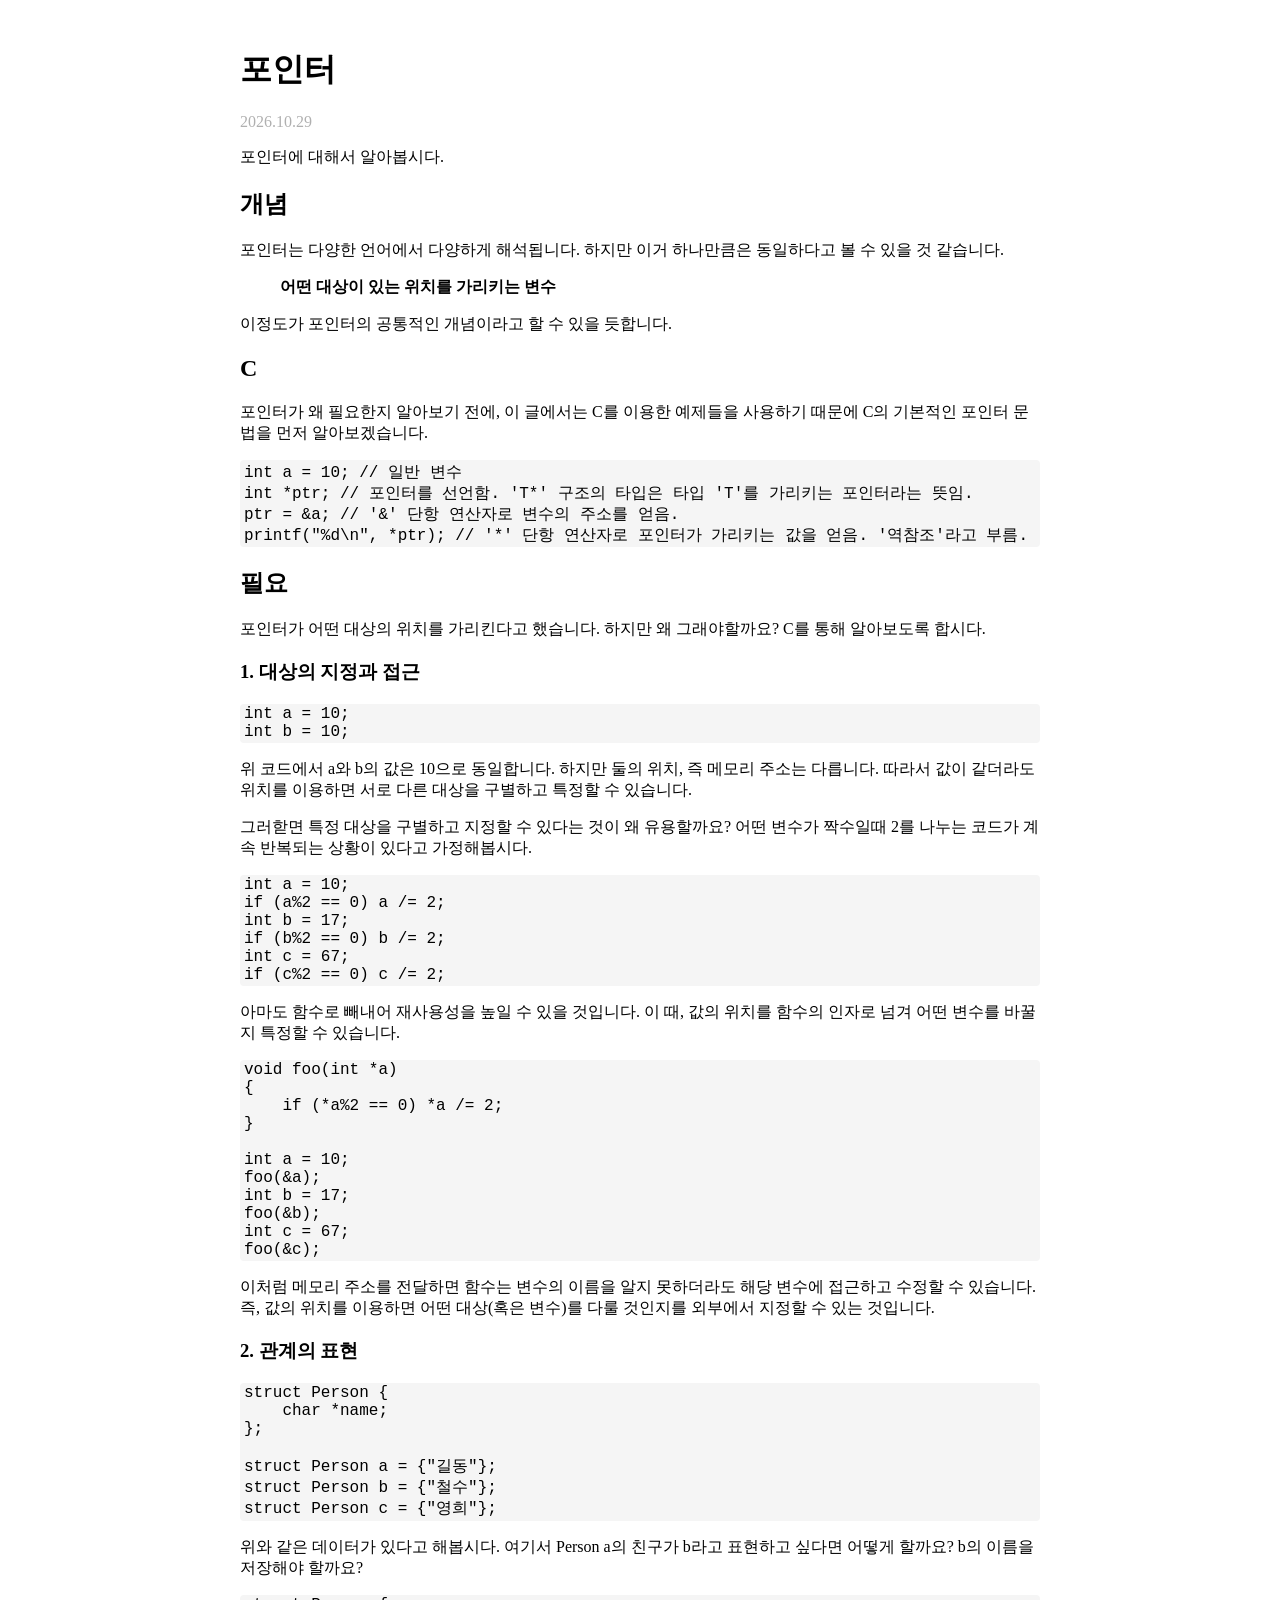
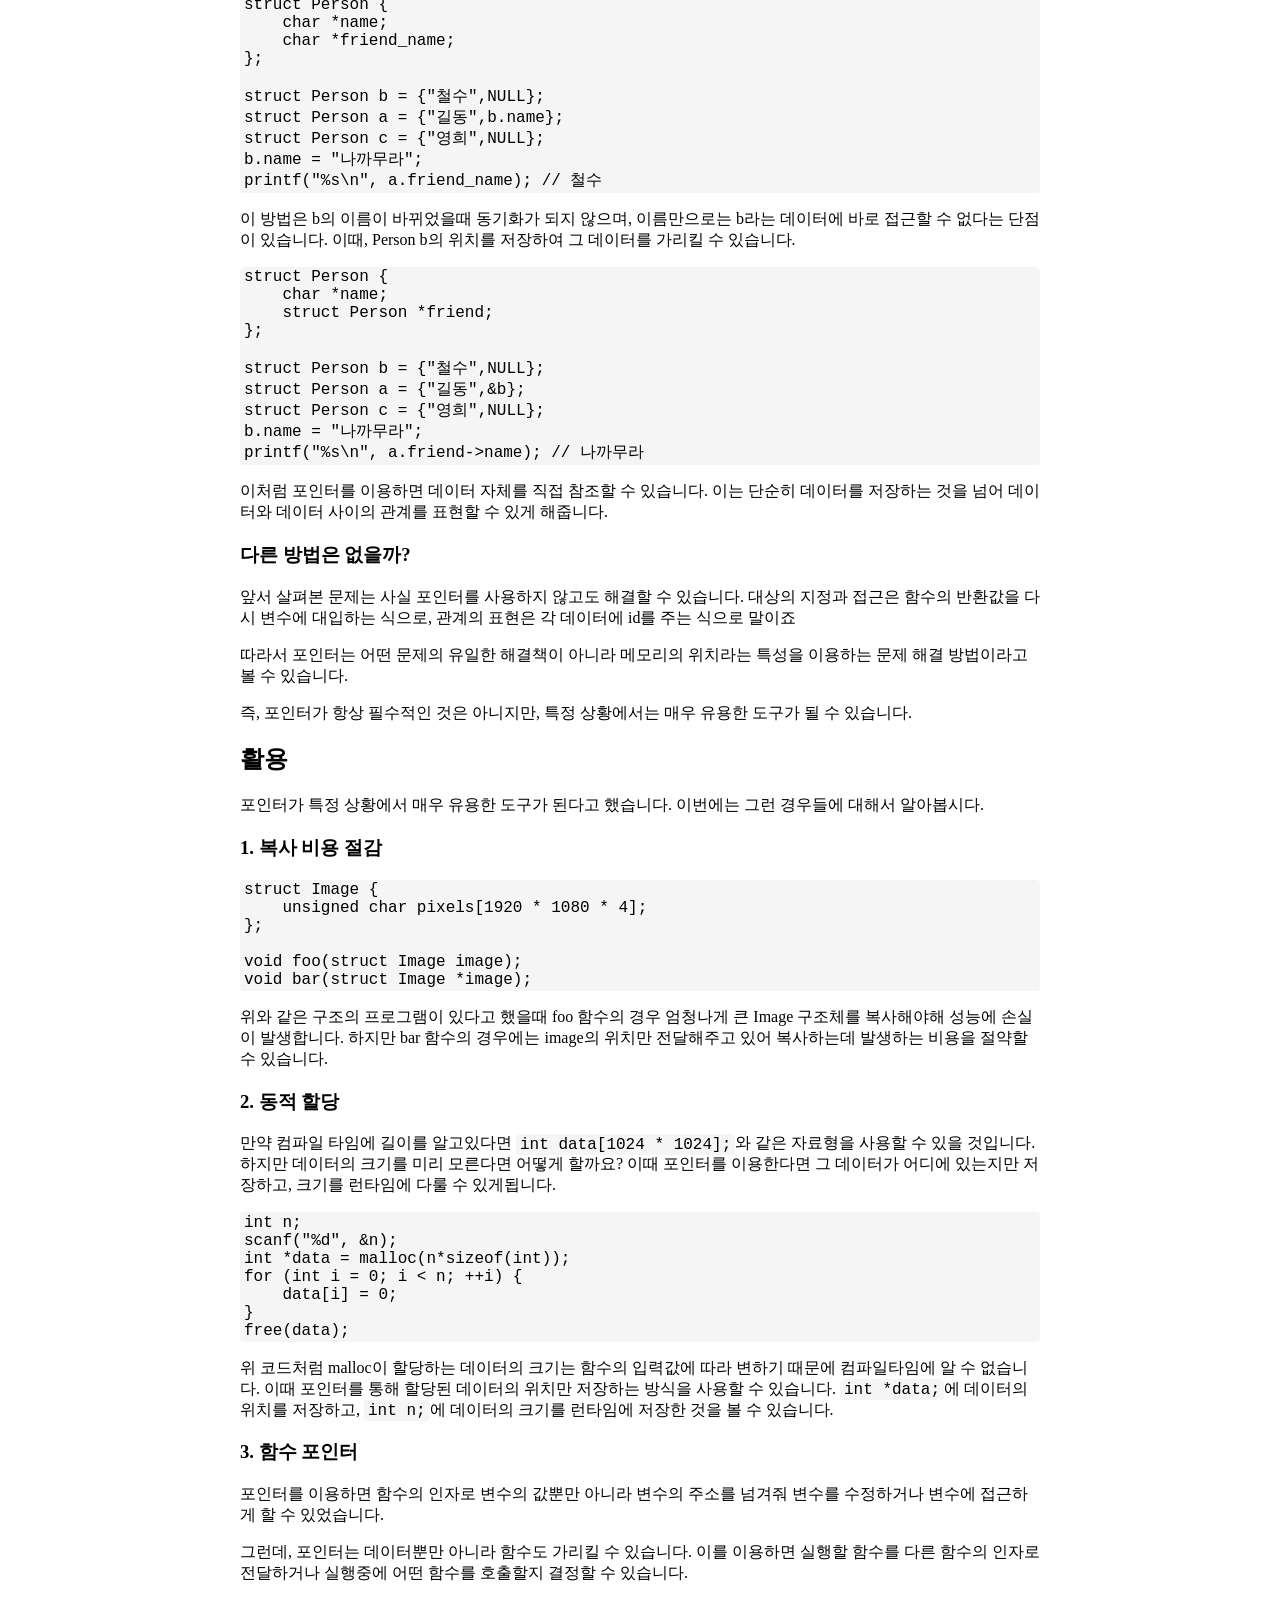
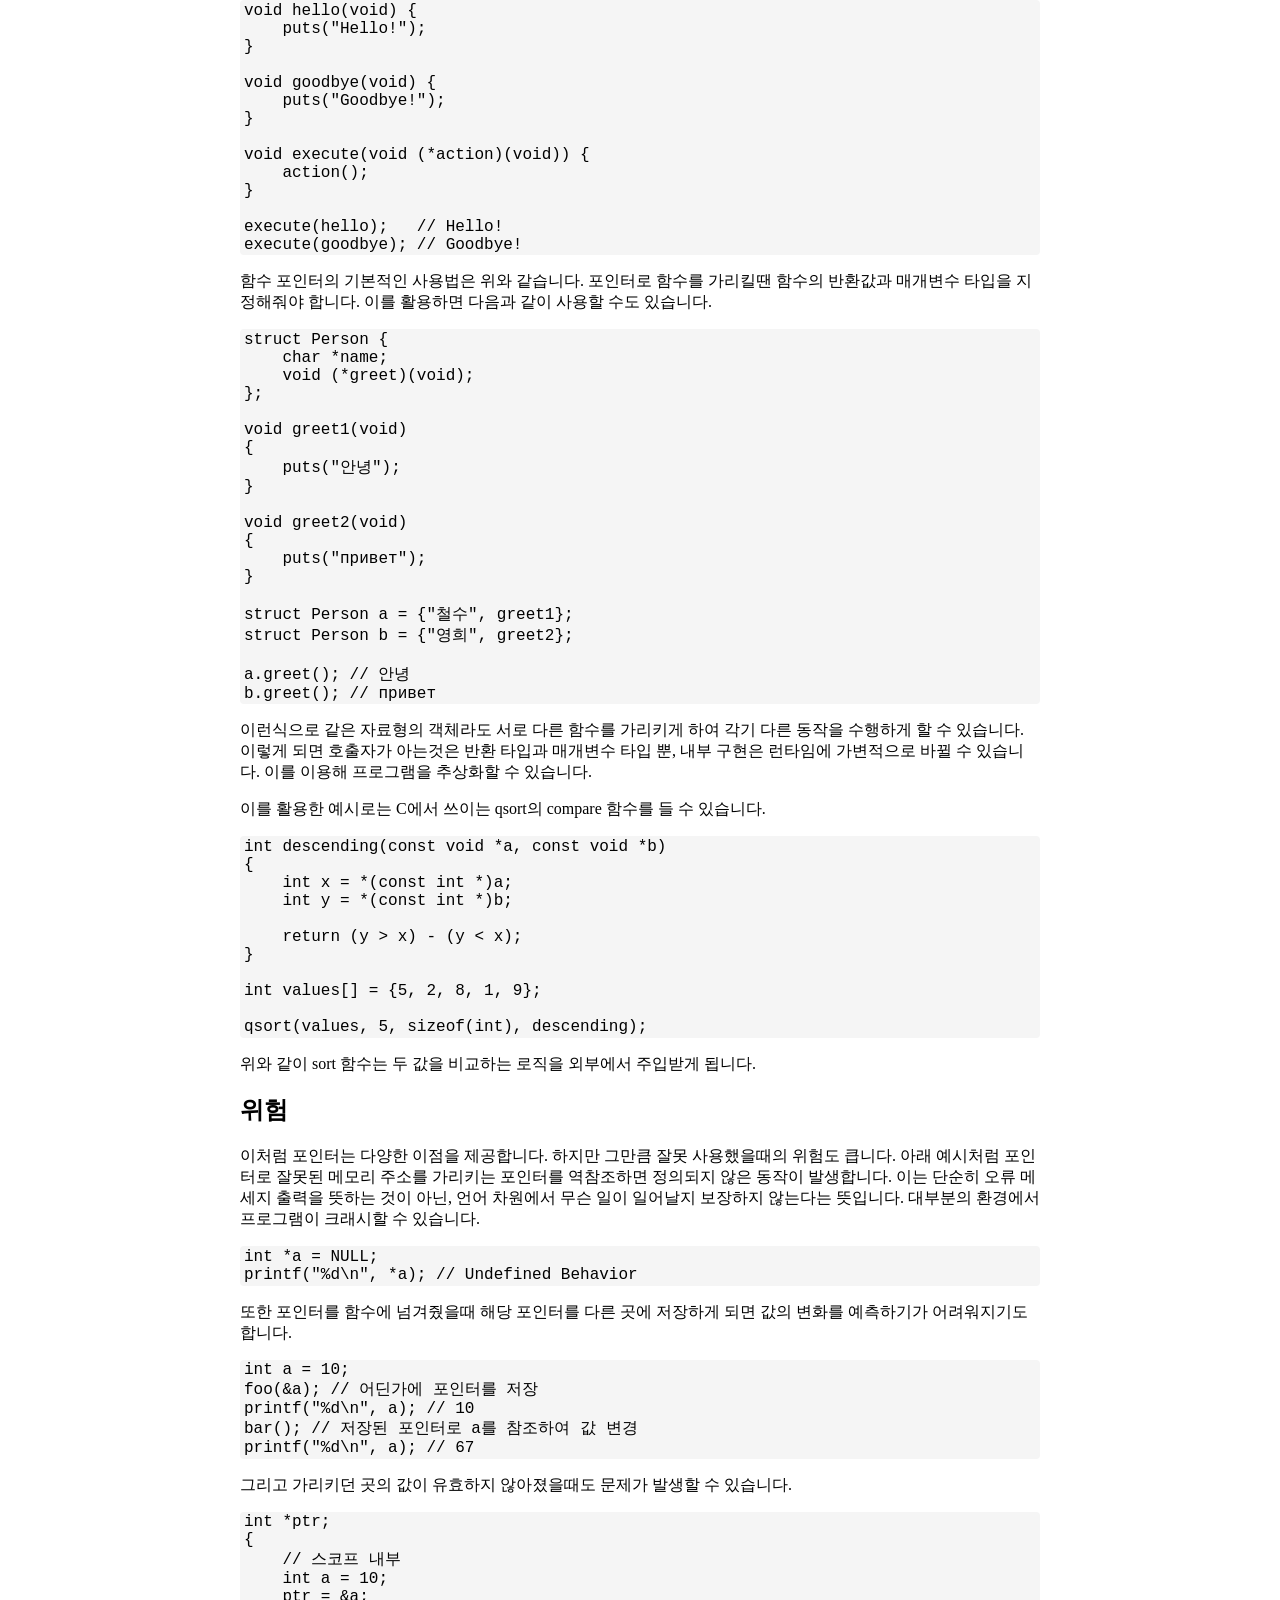
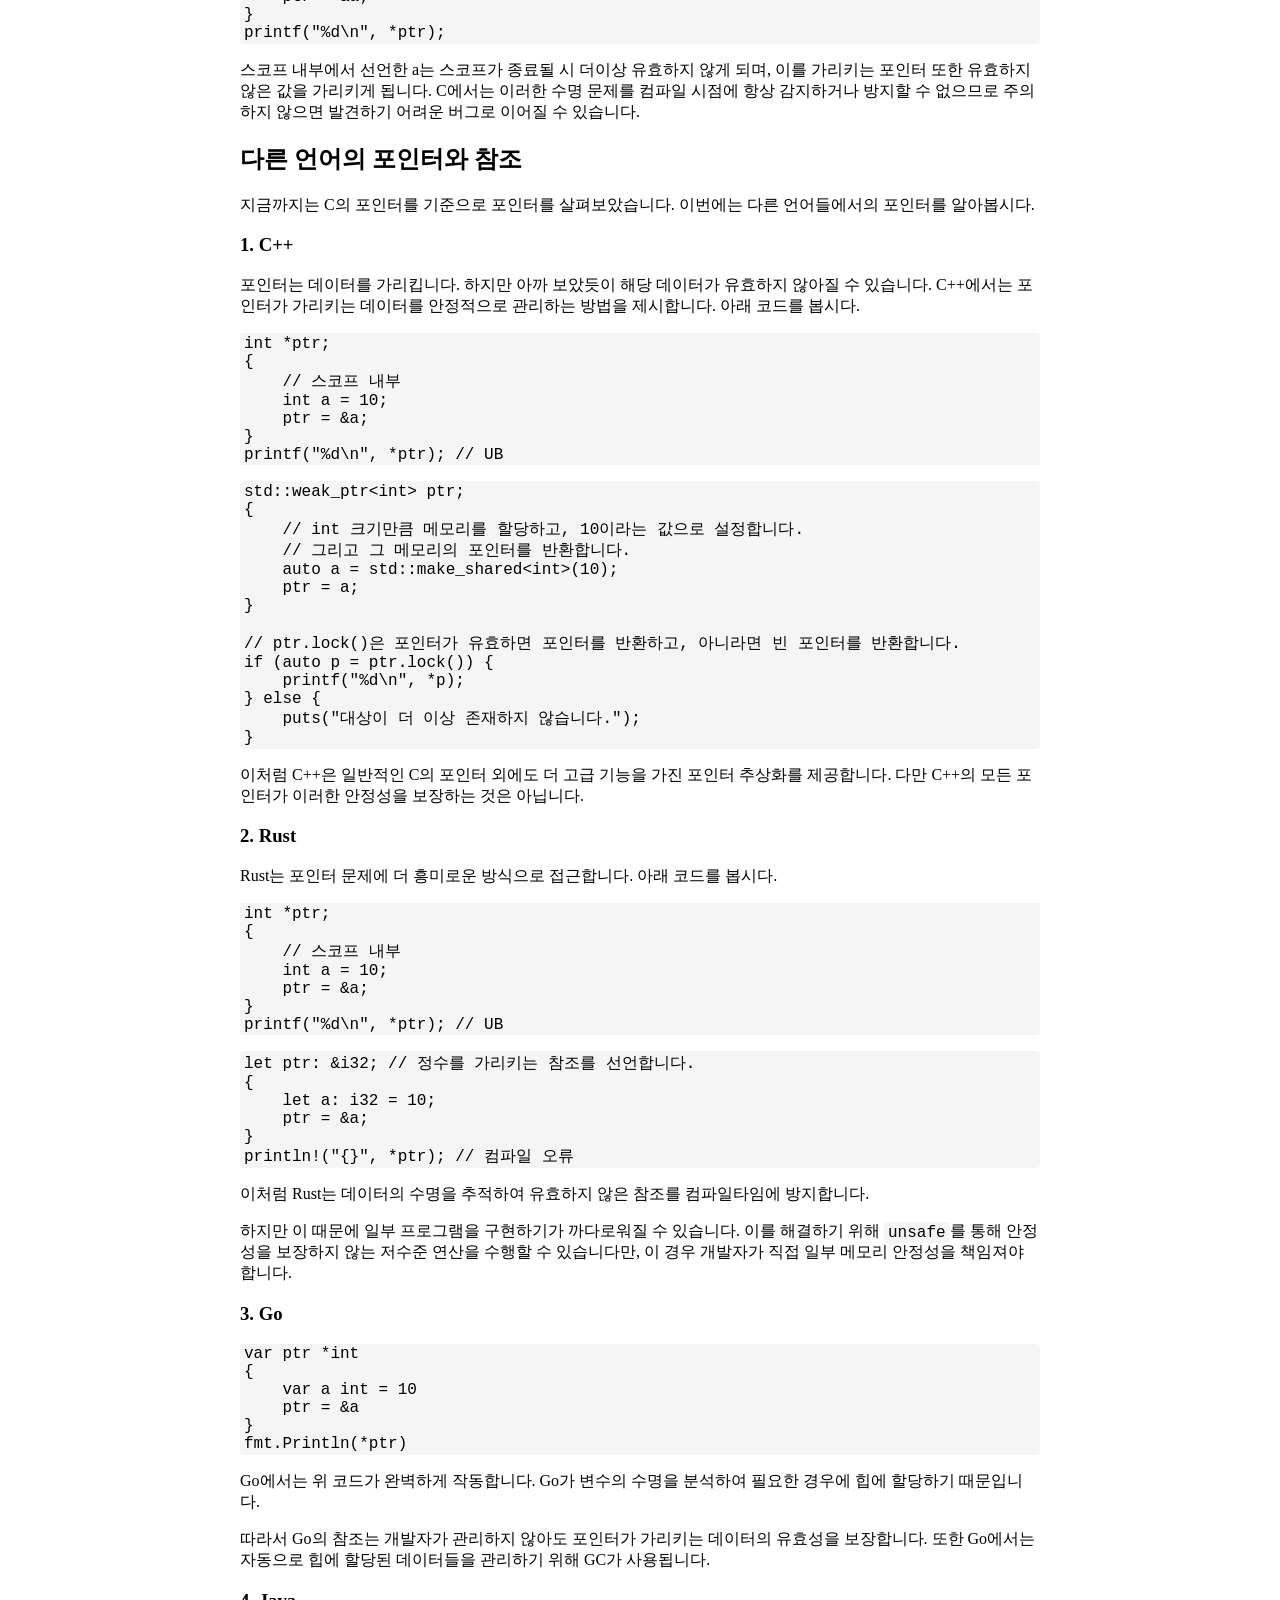
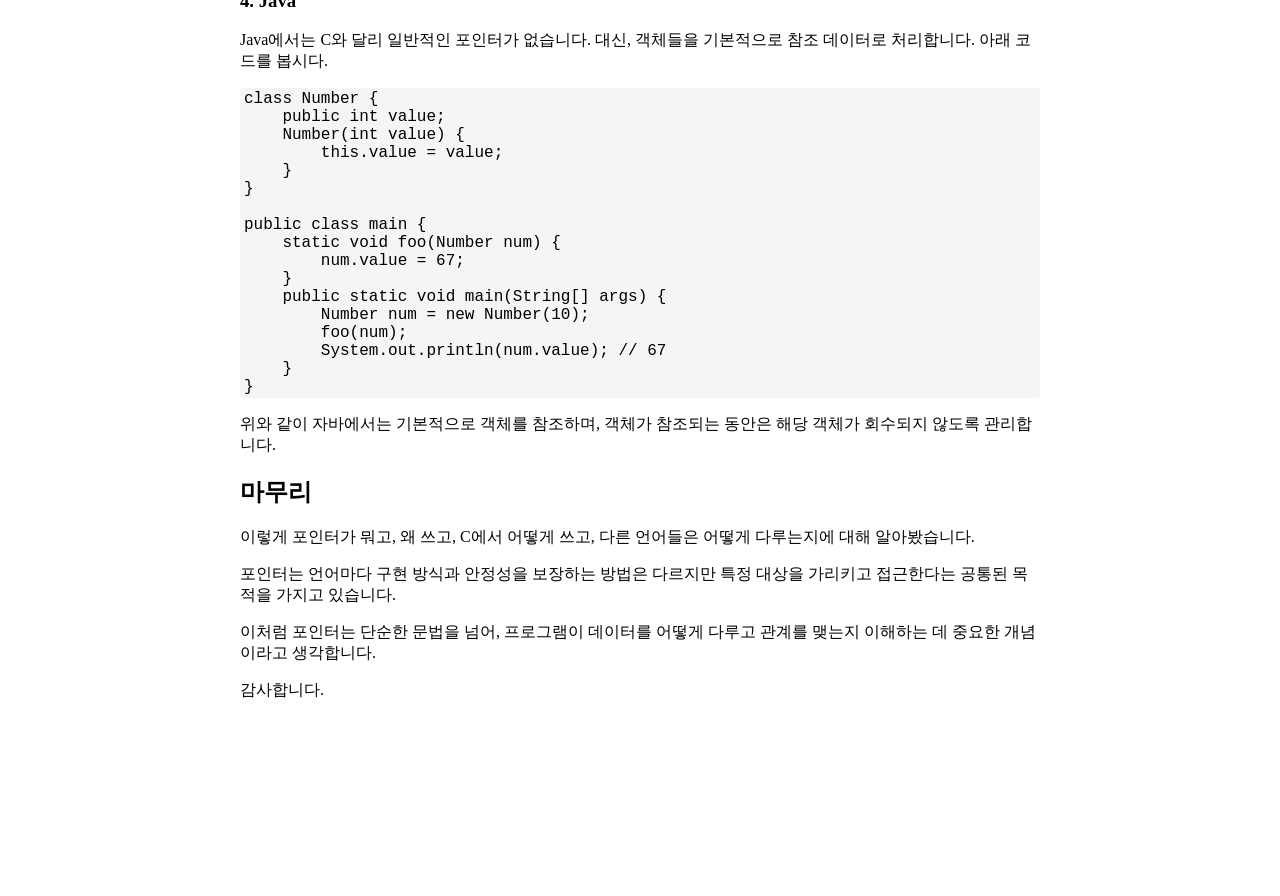
<file: themoment/pointer.html>
<!DOCTYPE>
<html lang="kr">

  <head>
    <title>포인터</title>
    <meta charset="UTF-8">
    <meta name="viewport" content="width=device-width, initial-scale=0.45">
    <link rel="stylesheet" type="text/css" href="../style.css">
  </head>

  <body>
    <h1>포인터</h1>
    <span class="small">2026.10.29</span>
    <p>
      포인터에 대해서 알아봅시다.
    </p>
    <h2>개념</h2>
    <p>
      포인터는 다양한 언어에서 다양하게 해석됩니다. 하지만 이거 하나만큼은 동일하다고 볼 수 있을 것 같습니다.
    </p>
    <blockquote>
      <strong>어떤 대상이 있는 위치를 가리키는 변수</strong>
    </blockquote>
    <p>
      이정도가 포인터의 공통적인 개념이라고 할 수 있을 듯합니다.
    </p>
    <h2>C</h2>
    <p>
      포인터가 왜 필요한지 알아보기 전에, 이 글에서는 C를 이용한 예제들을 사용하기 때문에 C의 기본적인 포인터 문법을 먼저 알아보겠습니다.
    </p>
    <pre><code>int a = 10; // 일반 변수
int *ptr; // 포인터를 선언함. 'T*' 구조의 타입은 타입 'T'를 가리키는 포인터라는 뜻임.
ptr = &a; // '&' 단항 연산자로 변수의 주소를 얻음.
printf("%d\n", *ptr); // '*' 단항 연산자로 포인터가 가리키는 값을 얻음. '역참조'라고 부름.</code></pre>
    <h2>필요</h2>
    <p>
      포인터가 어떤 대상의 위치를 가리킨다고 했습니다. 하지만 왜 그래야할까요?
      C를 통해 알아보도록 합시다.
    </p>
    <h3>1. 대상의 지정과 접근</h3>
    <pre><code>int a = 10;
int b = 10;</code></pre>
    <p>
      위 코드에서 a와 b의 값은 10으로 동일합니다.
      하지만 둘의 위치, 즉 메모리 주소는 다릅니다.
      따라서 값이 같더라도 위치를 이용하면 서로 다른 대상을 구별하고 특정할 수 있습니다.
    </p>
    <p>
      그러핟면 특정 대상을 구별하고 지정할 수 있다는 것이 왜 유용할까요?
      어떤 변수가 짝수일때 2를 나누는 코드가 계속 반복되는 상황이 있다고 가정해봅시다. 
    </p>
    <pre><code>int a = 10;
if (a%2 == 0) a /= 2;
int b = 17;
if (b%2 == 0) b /= 2;
int c = 67;
if (c%2 == 0) c /= 2;
</code></pre>
    <p>
      아마도 함수로 빼내어 재사용성을 높일 수 있을 것입니다. 이 때, 값의 위치를 함수의 인자로 넘겨 어떤 변수를 바꿀지 특정할 수 있습니다.
    </p>
    <pre><code>void foo(int *a)
{
    if (*a%2 == 0) *a /= 2;
}

int a = 10;
foo(&a);
int b = 17;
foo(&b);
int c = 67;
foo(&c);</code></pre>
    <p>
      이처럼 메모리 주소를 전달하면 함수는 변수의 이름을 알지 못하더라도 해당 변수에 접근하고 수정할 수 있습니다.
      즉, 값의 위치를 이용하면 어떤 대상(혹은 변수)를 다룰 것인지를 외부에서 지정할 수 있는 것입니다.
    </p>
    <h3>2. 관계의 표현</h3>
    <pre><code>struct Person {
    char *name;
};

struct Person a = {"길동"};
struct Person b = {"철수"};
struct Person c = {"영희"};</code></pre>
    <p>
      위와 같은 데이터가 있다고 해봅시다.
      여기서 Person a의 친구가 b라고 표현하고 싶다면 어떻게 할까요?
      b의 이름을 저장해야 할까요?
    </p>
    <pre><code>struct Person {
    char *name;
    char *friend_name;
};

struct Person b = {"철수",NULL};
struct Person a = {"길동",b.name};
struct Person c = {"영희",NULL};
b.name = "나까무라";
printf("%s\n", a.friend_name); // 철수</code></pre>
    <p>
      이 방법은 b의 이름이 바뀌었을때 동기화가 되지 않으며, 이름만으로는 b라는 데이터에 바로 접근할 수 없다는 단점이 있습니다. 이때, Person b의 위치를 저장하여 그 데이터를 가리킬 수 있습니다.
    </p>
    <pre><code>struct Person {
    char *name;
    struct Person *friend;
};

struct Person b = {"철수",NULL};
struct Person a = {"길동",&b};
struct Person c = {"영희",NULL};
b.name = "나까무라";
printf("%s\n", a.friend->name); // 나까무라</code></pre>
    <p>
      이처럼 포인터를 이용하면 데이터 자체를 직접 참조할 수 있습니다.
      이는 단순히 데이터를 저장하는 것을 넘어 데이터와 데이터 사이의 관계를 표현할 수 있게 해줍니다.
    </p>
    <h3>다른 방법은 없을까?</h3>
    <p>
      앞서 살펴본 문제는 사실 포인터를 사용하지 않고도 해결할 수 있습니다.
      대상의 지정과 접근은 함수의 반환값을 다시 변수에 대입하는 식으로, 관계의 표현은 각 데이터에 id를 주는 식으로 말이죠
    </p>
    <p>
      따라서 포인터는 어떤 문제의 유일한 해결책이 아니라 메모리의 위치라는 특성을 이용하는 문제 해결 방법이라고 볼 수 있습니다.
    </p>
    <p>
      즉, 포인터가 항상 필수적인 것은 아니지만, 특정 상황에서는 매우 유용한 도구가 될 수 있습니다.
    </p>
    <h2>활용</h2>
    <p>
      포인터가 특정 상황에서 매우 유용한 도구가 된다고 했습니다. 이번에는 그런 경우들에 대해서 알아봅시다.
    </p>
    <h3>1. 복사 비용 절감</h3>
    <pre><code>struct Image {
    unsigned char pixels[1920 * 1080 * 4];
};

void foo(struct Image image);
void bar(struct Image *image);</code></pre>
    <p>
      위와 같은 구조의 프로그램이 있다고 했을때 foo 함수의 경우 엄청나게 큰 Image 구조체를 복사해야해 성능에 손실이 발생합니다. 하지만 bar 함수의 경우에는 image의 위치만 전달해주고 있어 복사하는데 발생하는 비용을 절약할 수 있습니다.
    </p>
    <h3>2. 동적 할당</h3>
    <p>
      만약 컴파일 타임에 길이를 알고있다면 <code>int data[1024 * 1024];</code>와 같은 자료형을 사용할 수 있을 것입니다. 하지만 데이터의 크기를 미리 모른다면 어떻게 할까요? 이때 포인터를 이용한다면 그 데이터가 어디에 있는지만 저장하고, 크기를 런타임에 다룰 수 있게됩니다.
    </p>
    <pre><code>int n;
scanf("%d", &n);
int *data = malloc(n*sizeof(int));
for (int i = 0; i < n; ++i) {
    data[i] = 0;
}
free(data);</code></pre>
    <p>
      위 코드처럼 malloc이 할당하는 데이터의 크기는 함수의 입력값에 따라 변하기 때문에 컴파일타임에 알 수 없습니다. 이때 포인터를 통해 할당된 데이터의 위치만 저장하는 방식을 사용할 수 있습니다. <code>int *data;</code>에 데이터의 위치를 저장하고, <code>int n;</code>에 데이터의 크기를 런타임에 저장한 것을 볼 수 있습니다.
    </p>
    <h3>3. 함수 포인터</h3>
    <p>
      포인터를 이용하면 함수의 인자로 변수의 값뿐만 아니라 변수의 주소를 넘겨줘 변수를 수정하거나 변수에 접근하게 할 수 있었습니다.
    </p>
    <p>
      그런데, 포인터는 데이터뿐만 아니라 함수도 가리킬 수 있습니다.
      이를 이용하면 실행할 함수를 다른 함수의 인자로 전달하거나 실행중에 어떤 함수를 호출할지 결정할 수 있습니다.
    </p>
    <pre><code>void hello(void) {
    puts("Hello!");
}

void goodbye(void) {
    puts("Goodbye!");
}

void execute(void (*action)(void)) {
    action();
}

execute(hello);   // Hello!
execute(goodbye); // Goodbye!</code></pre>
    <p>
      함수 포인터의 기본적인 사용법은 위와 같습니다. 포인터로 함수를 가리킬땐 함수의 반환값과 매개변수 타입을 지정해줘야 합니다. 이를 활용하면 다음과 같이 사용할 수도 있습니다.
    </p>
    <pre><code>struct Person {
    char *name;
    void (*greet)(void);
};

void greet1(void)
{
    puts("안녕");
}

void greet2(void)
{
    puts("привет");
}

struct Person a = {"철수", greet1};
struct Person b = {"영희", greet2};

a.greet(); // 안녕
b.greet(); // привет</code></pre>
    <p>
      이런식으로 같은 자료형의 객체라도 서로 다른 함수를 가리키게 하여 각기 다른 동작을 수행하게 할 수 있습니다.
      이렇게 되면 호출자가 아는것은 반환 타입과 매개변수 타입 뿐, 내부 구현은 런타임에 가변적으로 바뀔 수 있습니다. 이를 이용해 프로그램을 추상화할 수 있습니다.
    </p>
    <p>
      이를 활용한 예시로는 C에서 쓰이는 qsort의 compare 함수를 들 수 있습니다.
    </p>
    <pre><code>int descending(const void *a, const void *b)
{
    int x = *(const int *)a;
    int y = *(const int *)b;

    return (y > x) - (y < x);
}

int values[] = {5, 2, 8, 1, 9};

qsort(values, 5, sizeof(int), descending);</code></pre>
    <p>
      위와 같이 sort 함수는 두 값을 비교하는 로직을 외부에서 주입받게 됩니다.
    </p>
    <h2>위험</h2>
    <p>
      이처럼 포인터는 다양한 이점을 제공합니다. 하지만 그만큼 잘못 사용했을때의 위험도 큽니다.
      아래 예시처럼 포인터로 잘못된 메모리 주소를 가리키는 포인터를 역참조하면 정의되지 않은 동작이 발생합니다. 이는 단순히 오류 메세지 출력을 뜻하는 것이 아닌, 언어 차원에서 무슨 일이 일어날지 보장하지 않는다는 뜻입니다. 대부분의 환경에서 프로그램이 크래시할 수 있습니다.
    </p>
    <pre><code>int *a = NULL;
printf("%d\n", *a); // Undefined Behavior</code></pre>
    <p>
      또한 포인터를 함수에 넘겨줬을때 해당 포인터를 다른 곳에 저장하게 되면 값의 변화를 예측하기가 어려워지기도 합니다.
    </p>
    <pre><code>int a = 10;
foo(&a); // 어딘가에 포인터를 저장
printf("%d\n", a); // 10
bar(); // 저장된 포인터로 a를 참조하여 값 변경
printf("%d\n", a); // 67</code></pre>
    <p>
      그리고 가리키던 곳의 값이 유효하지 않아졌을때도 문제가 발생할 수 있습니다.
    </p>
    <pre><code>int *ptr;
{
    // 스코프 내부
    int a = 10;
    ptr = &a;
}
printf("%d\n", *ptr);</code></pre>
    <p>
      스코프 내부에서 선언한 a는 스코프가 종료될 시 더이상 유효하지 않게 되며, 이를 가리키는 포인터 또한 유효하지 않은 값을 가리키게 됩니다. C에서는 이러한 수명 문제를 컴파일 시점에 항상 감지하거나 방지할 수 없으므로 주의하지 않으면 발견하기 어려운 버그로 이어질 수 있습니다.
    </p>
    <h2>다른 언어의 포인터와 참조</h2>
    <p>
      지금까지는 C의 포인터를 기준으로 포인터를 살펴보았습니다. 이번에는 다른 언어들에서의 포인터를 알아봅시다.
    </p>
    <h3>1. C++</h3>
    <p>
      포인터는 데이터를 가리킵니다. 하지만 아까 보았듯이 해당 데이터가 유효하지 않아질 수 있습니다.
      C++에서는 포인터가 가리키는 데이터를 안정적으로 관리하는 방법을 제시합니다.
      아래 코드를 봅시다.
    </p>
    <pre><code>int *ptr;
{
    // 스코프 내부
    int a = 10;
    ptr = &a;
}
printf("%d\n", *ptr); // UB</code></pre>
    <pre><code>std::weak_ptr&lt;int&gt; ptr;
{
    // int 크기만큼 메모리를 할당하고, 10이라는 값으로 설정합니다.
    // 그리고 그 메모리의 포인터를 반환합니다.
    auto a = std::make_shared&lt;int&gt;(10);
    ptr = a;
}

// ptr.lock()은 포인터가 유효하면 포인터를 반환하고, 아니라면 빈 포인터를 반환합니다.
if (auto p = ptr.lock()) {
    printf("%d\n", *p);
} else {
    puts("대상이 더 이상 존재하지 않습니다.");
}
</code></pre>
    <p>
      이처럼 C++은 일반적인 C의 포인터 외에도 더 고급 기능을 가진 포인터 추상화를 제공합니다.
      다만 C++의 모든 포인터가 이러한 안정성을 보장하는 것은 아닙니다.
    </p>
    <h3>2. Rust</h3>
    <p>
      Rust는 포인터 문제에 더 흥미로운 방식으로 접근합니다.
      아래 코드를 봅시다.
    </p>
    <pre><code>int *ptr;
{
    // 스코프 내부
    int a = 10;
    ptr = &a;
}
printf("%d\n", *ptr); // UB</code></pre>
    <pre><code>let ptr: &i32; // 정수를 가리키는 참조를 선언합니다.
{
    let a: i32 = 10;
    ptr = &a;
}
println!("{}", *ptr); // 컴파일 오류</code></pre>
    <p>
      이처럼 Rust는 데이터의 수명을 추적하여 유효하지 않은 참조를 컴파일타임에 방지합니다.
    </p>
    <p>
      하지만 이 때문에 일부 프로그램을 구현하기가 까다로워질 수 있습니다.
      이를 해결하기 위해 <code>unsafe</code>를 통해 안정성을 보장하지 않는 저수준 연산을 수행할 수 있습니다만, 이 경우 개발자가 직접 일부 메모리 안정성을 책임져야 합니다.
    </p>
    <h3>3. Go</h3>
	<pre><code>var ptr *int
{
    var a int = 10
    ptr = &a
}
fmt.Println(*ptr)</code></pre>
    <p>
      Go에서는 위 코드가 완벽하게 작동합니다. Go가 변수의 수명을 분석하여 필요한 경우에 힙에 할당하기 때문입니다.
    </p>
    <p>
      따라서 Go의 참조는 개발자가 관리하지 않아도 포인터가 가리키는 데이터의 유효성을 보장합니다.
      또한 Go에서는 자동으로 힙에 할당된 데이터들을 관리하기 위해 GC가 사용됩니다.
    </p>
    <h3>4. Java</h3>
    <p>
      Java에서는 C와 달리 일반적인 포인터가 없습니다. 대신, 객체들을 기본적으로 참조 데이터로 처리합니다.
      아래 코드를 봅시다.
    </p>
    <pre><code>class Number {
    public int value;
    Number(int value) {
        this.value = value;
    }
}

public class main {
    static void foo(Number num) {
        num.value = 67;
    }
    public static void main(String[] args) {
        Number num = new Number(10);
        foo(num);
        System.out.println(num.value); // 67
    }
}</code></pre>
    <p>
      위와 같이 자바에서는 기본적으로 객체를 참조하며, 객체가 참조되는 동안은 해당 객체가 회수되지 않도록 관리합니다.
    </p>
    <h2>마무리</h2>
    <p>
      이렇게 포인터가 뭐고, 왜 쓰고, C에서 어떻게 쓰고, 다른 언어들은 어떻게 다루는지에 대해 알아봤습니다.
    </p>
    <p>
      포인터는 언어마다 구현 방식과 안정성을 보장하는 방법은 다르지만 특정 대상을 가리키고 접근한다는 공통된 목적을 가지고 있습니다.
    </p>
    <p>
      이처럼 포인터는 단순한 문법을 넘어, 프로그램이 데이터를 어떻게 다루고 관계를 맺는지 이해하는 데 중요한 개념이라고 생각합니다.
    </p>
    <p>
      감사합니다.
    </p>
  </body>

</html>
</file>
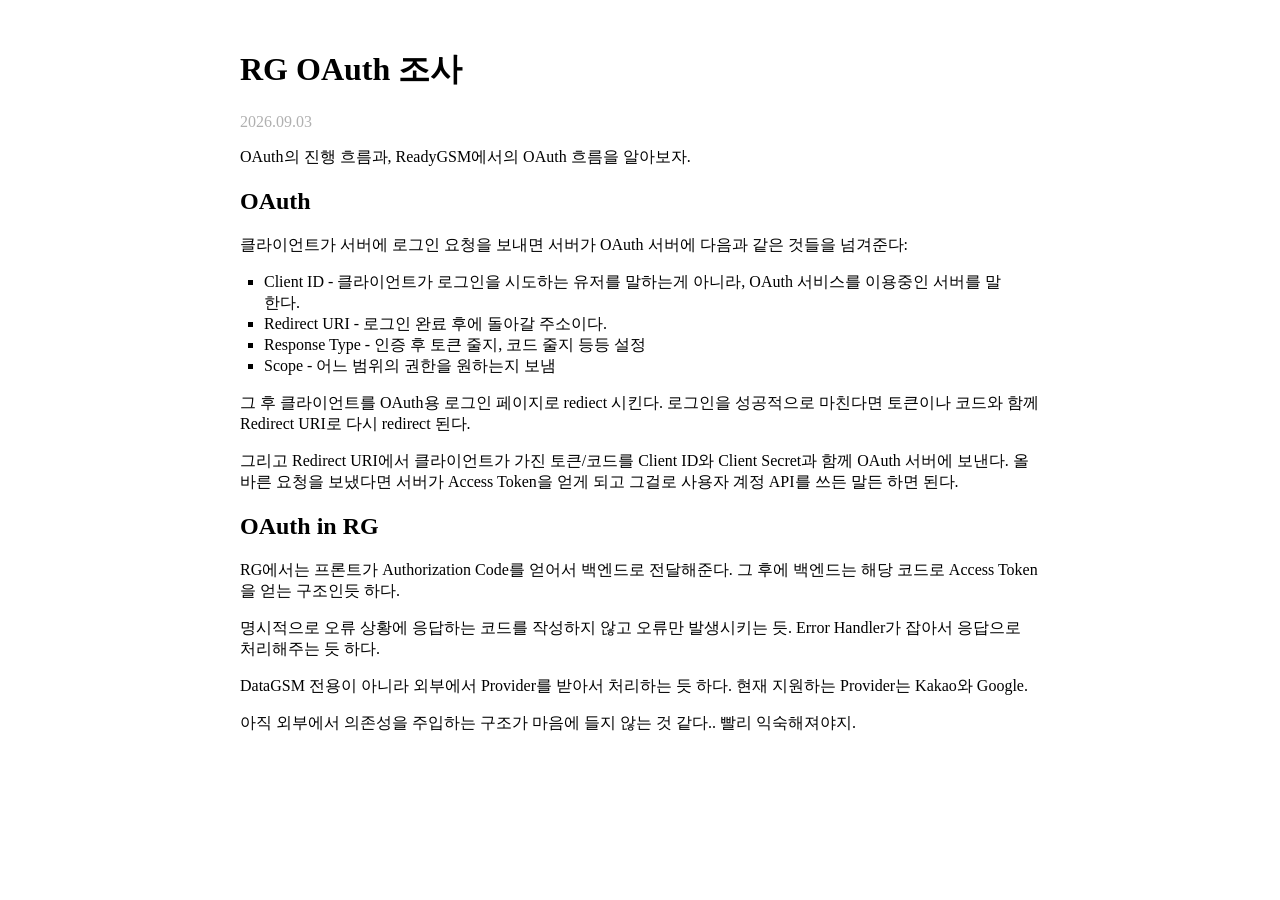
<file: themoment/RG_OAuth_조사.html>
<!DOCTYPE>
<html lang="kr">

<head>
	<title>RG OAuth 조사</title>
	<meta charset="UTF-8">
	<meta name="viewport" content="width=device-width, initial-scale=0.45">
	<link rel="stylesheet" type="text/css" href="../style.css">
</head>

<body>
	<h1>RG OAuth 조사</h1>
	<span class="small">2026.09.03</span>
	<p>
		OAuth의 진행 흐름과, ReadyGSM에서의 OAuth 흐름을 알아보자.
	</p>
	<h2>OAuth</h2>
	<p>
		클라이언트가 서버에 로그인 요청을 보내면 서버가 OAuth 서버에 다음과 같은 것들을 넘겨준다:
	</p>
	<ul>
		<li>Client ID - 클라이언트가 로그인을 시도하는 유저를 말하는게 아니라, OAuth 서비스를 이용중인 서버를 말한다.</li>
		<li>Redirect URI - 로그인 완료 후에 돌아갈 주소이다.</li>
		<li>Response Type - 인증 후 토큰 줄지, 코드 줄지 등등 설정</li>
		<li>Scope - 어느 범위의 권한을 원하는지 보냄</li>
	</ul>
	<p>
		그 후 클라이언트를 OAuth용 로그인 페이지로 rediect 시킨다.
		로그인을 성공적으로 마친다면 토큰이나 코드와 함께 Redirect URI로 다시 redirect 된다.
	</p>
	<p>
		그리고 Redirect URI에서 클라이언트가 가진 토큰/코드를 Client ID와 Client Secret과 함께 OAuth 서버에 보낸다.
		올바른 요청을 보냈다면 서버가 Access Token을 얻게 되고 그걸로 사용자 계정 API를 쓰든 말든 하면 된다.
	</p>
	<h2>OAuth in RG</h2>
	<p>
		RG에서는 프론트가 Authorization Code를 얻어서 백엔드로 전달해준다.
		그 후에 백엔드는 해당 코드로 Access Token을 얻는 구조인듯 하다.
	</p>
	<p>
		명시적으로 오류 상황에 응답하는 코드를 작성하지 않고 오류만 발생시키는 듯.
		Error Handler가 잡아서 응답으로 처리해주는 듯 하다.
	</p>
	<p>
		DataGSM 전용이 아니라 외부에서 Provider를 받아서 처리하는 듯 하다.
		현재 지원하는 Provider는 Kakao와 Google.
	</p>
	<p>
		아직 외부에서 의존성을 주입하는 구조가 마음에 들지 않는 것 같다..
		빨리 익숙해져야지.
	</p>
</body>

</html>
</file>
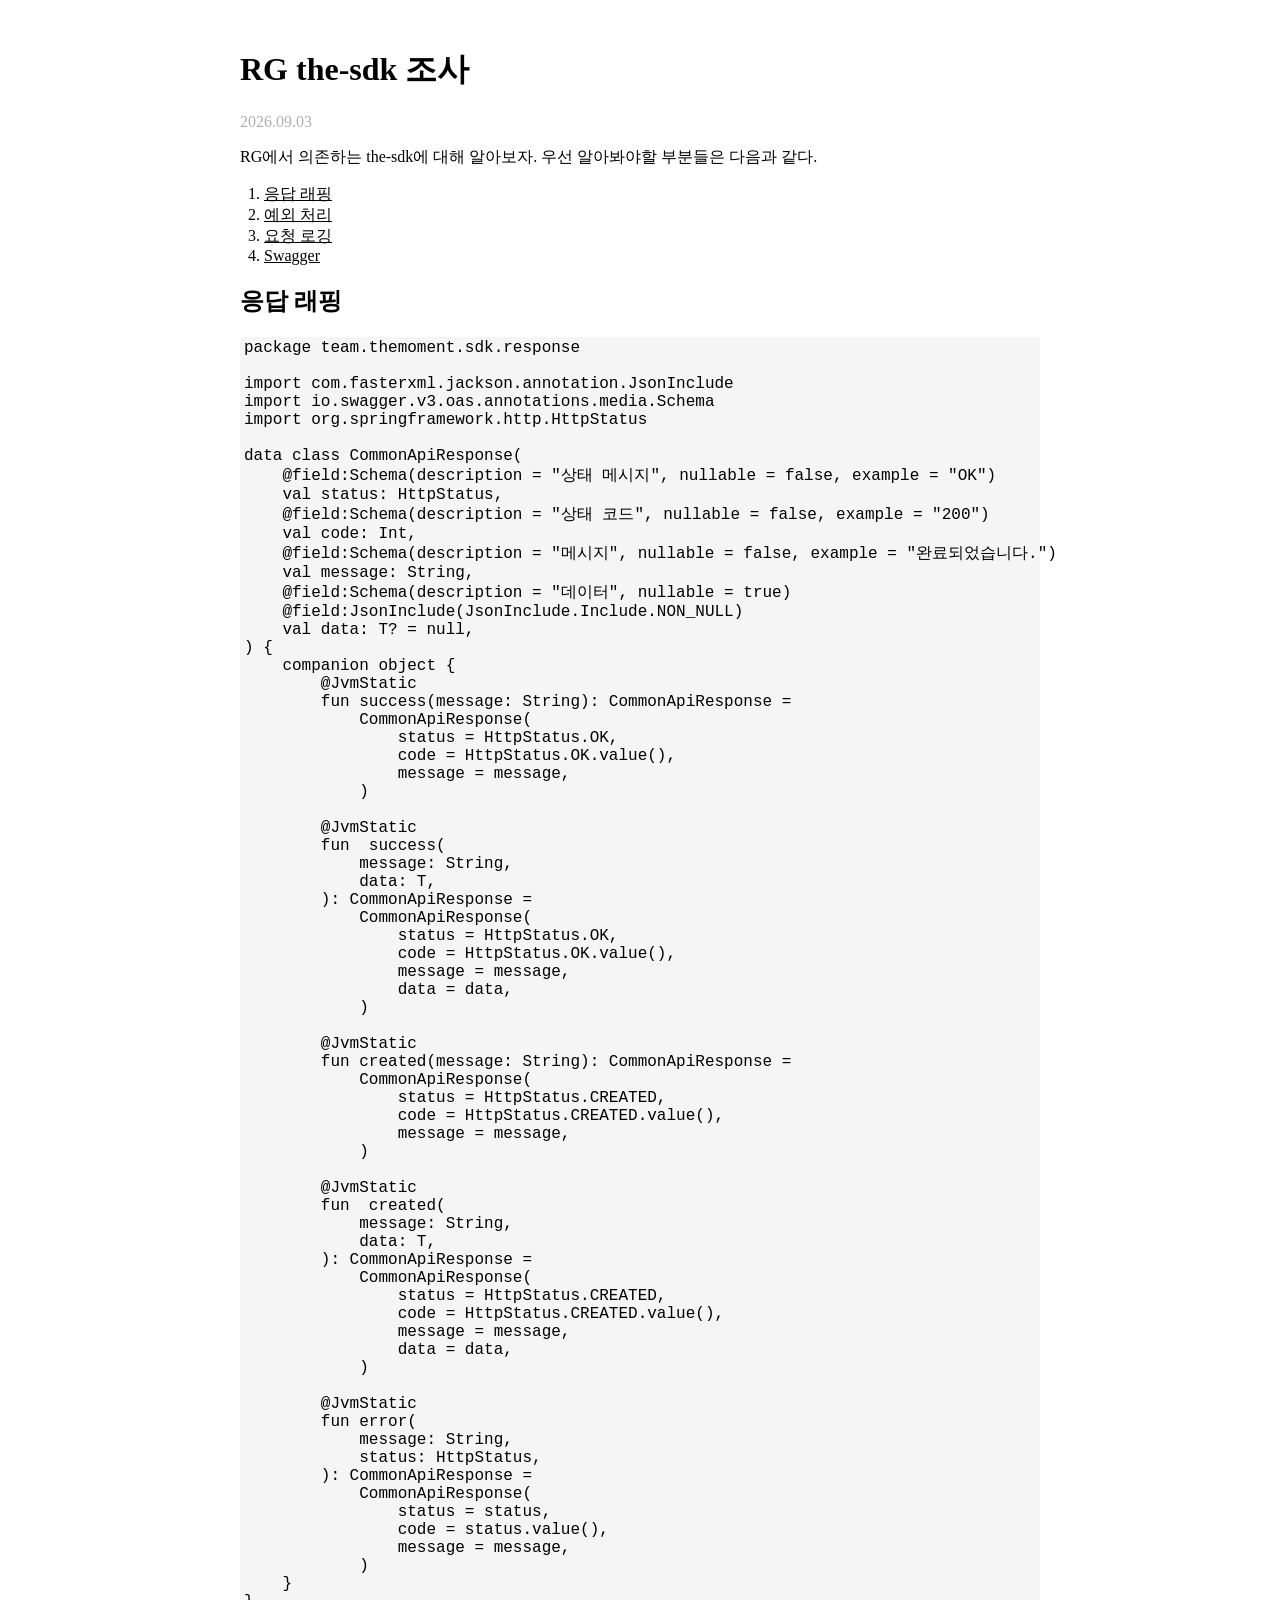
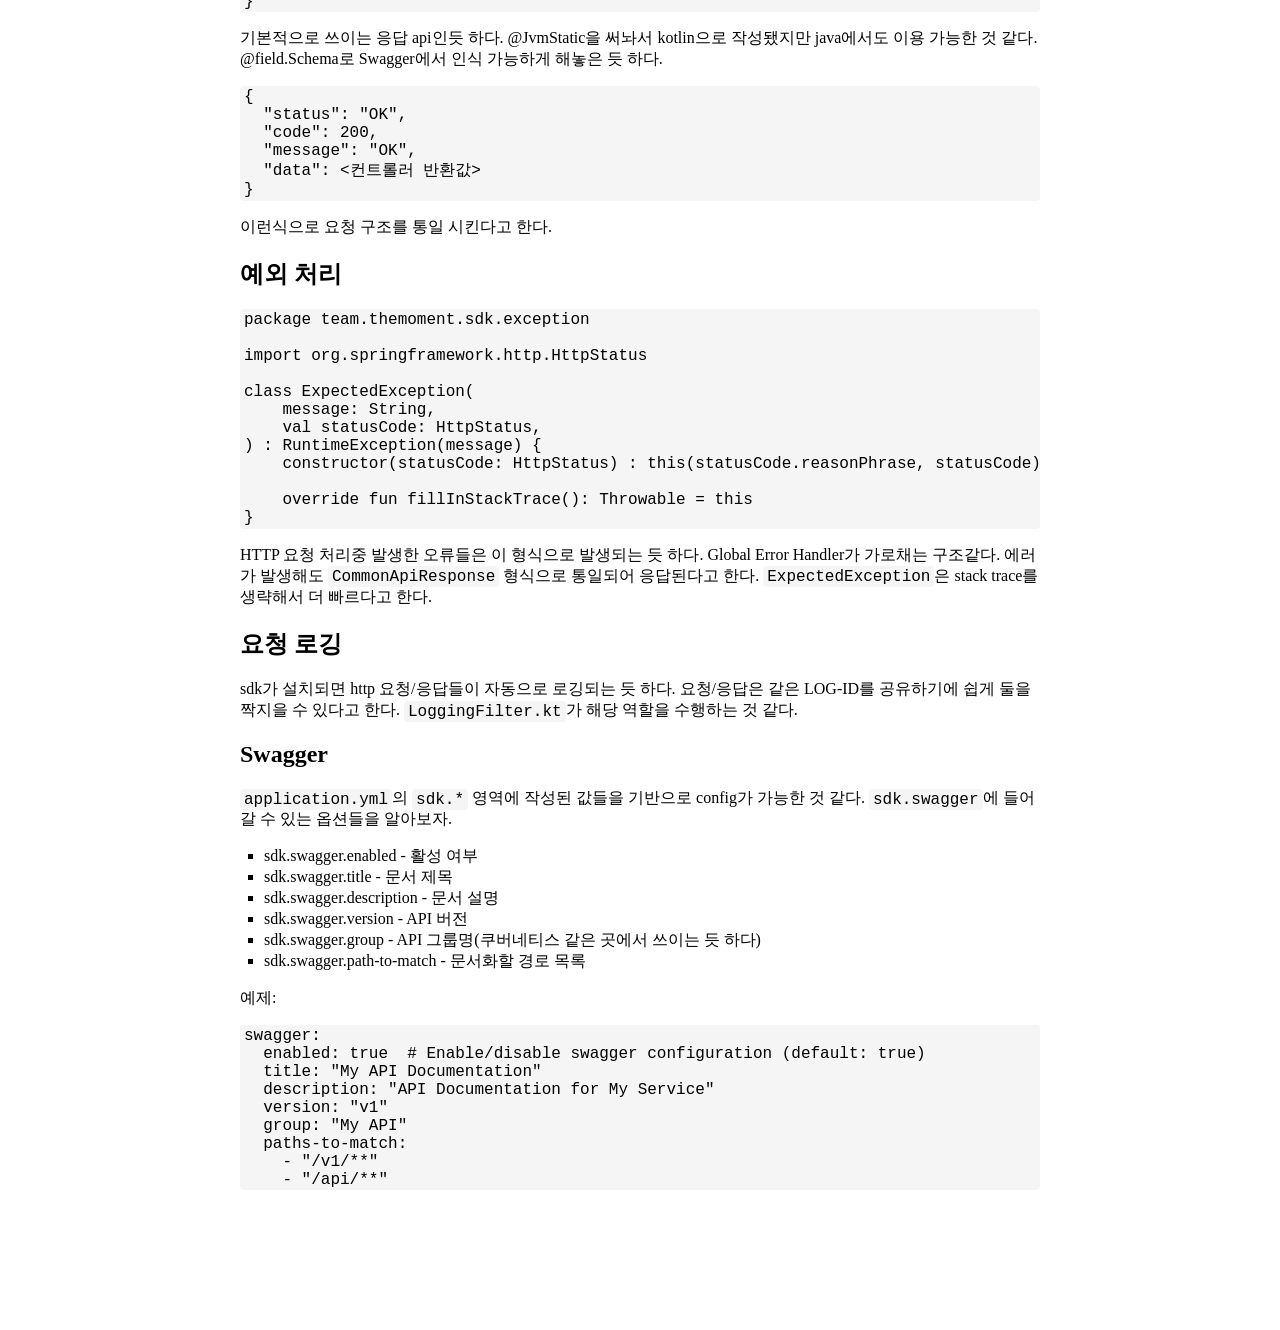
<file: themoment/RG_the-sdk_조사.html>
<!DOCTYPE>
<html lang="kr">

<head>
	<title>RG the-sdk 조사</title>
	<meta charset="UTF-8">
	<meta name="viewport" content="width=device-width, initial-scale=0.45">
	<link rel="stylesheet" type="text/css" href="../style.css">
</head>

<body>
	<h1>RG the-sdk 조사</h1>
	<span class="small">2026.09.03</span>
	<p>
		RG에서 의존하는 the-sdk에 대해 알아보자.
		우선 알아봐야할 부분들은 다음과 같다.
	</p>
	<ol>
		<li><a href="#1">응답 래핑</a></li>
		<li><a href="#2">예외 처리</a></li>
		<li><a href="#3">요청 로깅</a></li>
		<li><a href="#4">Swagger</a></li>
	</ol>
	<h2 id="1">응답 래핑</h2>
	<pre><code>package team.themoment.sdk.response

import com.fasterxml.jackson.annotation.JsonInclude
import io.swagger.v3.oas.annotations.media.Schema
import org.springframework.http.HttpStatus

data class CommonApiResponse<T>(
    @field:Schema(description = "상태 메시지", nullable = false, example = "OK")
    val status: HttpStatus,
    @field:Schema(description = "상태 코드", nullable = false, example = "200")
    val code: Int,
    @field:Schema(description = "메시지", nullable = false, example = "완료되었습니다.")
    val message: String,
    @field:Schema(description = "데이터", nullable = true)
    @field:JsonInclude(JsonInclude.Include.NON_NULL)
    val data: T? = null,
) {
    companion object {
        @JvmStatic
        fun success(message: String): CommonApiResponse<Nothing> =
            CommonApiResponse(
                status = HttpStatus.OK,
                code = HttpStatus.OK.value(),
                message = message,
            )

        @JvmStatic
        fun <T> success(
            message: String,
            data: T,
        ): CommonApiResponse<T> =
            CommonApiResponse(
                status = HttpStatus.OK,
                code = HttpStatus.OK.value(),
                message = message,
                data = data,
            )

        @JvmStatic
        fun created(message: String): CommonApiResponse<Nothing> =
            CommonApiResponse(
                status = HttpStatus.CREATED,
                code = HttpStatus.CREATED.value(),
                message = message,
            )

        @JvmStatic
        fun <T> created(
            message: String,
            data: T,
        ): CommonApiResponse<T> =
            CommonApiResponse(
                status = HttpStatus.CREATED,
                code = HttpStatus.CREATED.value(),
                message = message,
                data = data,
            )

        @JvmStatic
        fun error(
            message: String,
            status: HttpStatus,
        ): CommonApiResponse<Nothing> =
            CommonApiResponse(
                status = status,
                code = status.value(),
                message = message,
            )
    }
}</code></pre>
	<p>
		기본적으로 쓰이는 응답 api인듯 하다.
		@JvmStatic을 써놔서 kotlin으로 작성됐지만 java에서도 이용 가능한 것 같다.
		@field.Schema로 Swagger에서 인식 가능하게 해놓은 듯 하다.	
	</p>
	<pre><code>{
  "status": "OK",
  "code": 200,
  "message": "OK",
  "data": <컨트롤러 반환값>
}</code></pre>
	<p>
		이런식으로 요청 구조를 통일 시킨다고 한다.
	</p>
	<h2 id="2">예외 처리</h2>
	<pre><code>package team.themoment.sdk.exception

import org.springframework.http.HttpStatus

class ExpectedException(
    message: String,
    val statusCode: HttpStatus,
) : RuntimeException(message) {
    constructor(statusCode: HttpStatus) : this(statusCode.reasonPhrase, statusCode)

    override fun fillInStackTrace(): Throwable = this
}</code></pre>
	<p>
		HTTP 요청 처리중 발생한 오류들은 이 형식으로 발생되는 듯 하다.
		Global Error Handler가 가로채는 구조같다.
		에러가 발생해도 <code>CommonApiResponse</code> 형식으로 통일되어 응답된다고 한다.
		<code>ExpectedException</code>은 stack trace를 생략해서 더 빠르다고 한다.
	</p>
	<h2 id="3">요청 로깅</h2>
	<p>
		sdk가 설치되면 http 요청/응답들이 자동으로 로깅되는 듯 하다.
		요청/응답은 같은 LOG-ID를 공유하기에 쉽게 둘을 짝지을 수 있다고 한다.
		<code>LoggingFilter.kt</code>가 해당 역할을 수행하는 것 같다.
	</p>
	<h2 id="4">Swagger</h2>
	<p>
		<code>application.yml</code>의 <code>sdk.*</code> 영역에 작성된 값들을 기반으로 config가 가능한 것 같다.
		<code>sdk.swagger</code>에 들어갈 수 있는 옵션들을 알아보자.
	</p>
	<ul>
		<li>sdk.swagger.enabled - 활성 여부</li>
		<li>sdk.swagger.title - 문서 제목</li>
		<li>sdk.swagger.description - 문서 설명</li>
		<li>sdk.swagger.version - API 버전</li>
		<li>sdk.swagger.group - API 그룹명(쿠버네티스 같은 곳에서 쓰이는 듯 하다)</li>
		<li>sdk.swagger.path-to-match - 문서화할 경로 목록</li>
	</ul>
	<p>
		예제:
	</p>
	<pre><code>swagger:
  enabled: true  # Enable/disable swagger configuration (default: true)
  title: "My API Documentation"
  description: "API Documentation for My Service"
  version: "v1"
  group: "My API"
  paths-to-match:
    - "/v1/**"
    - "/api/**"</pre></code>
</body>

</html>
</file>
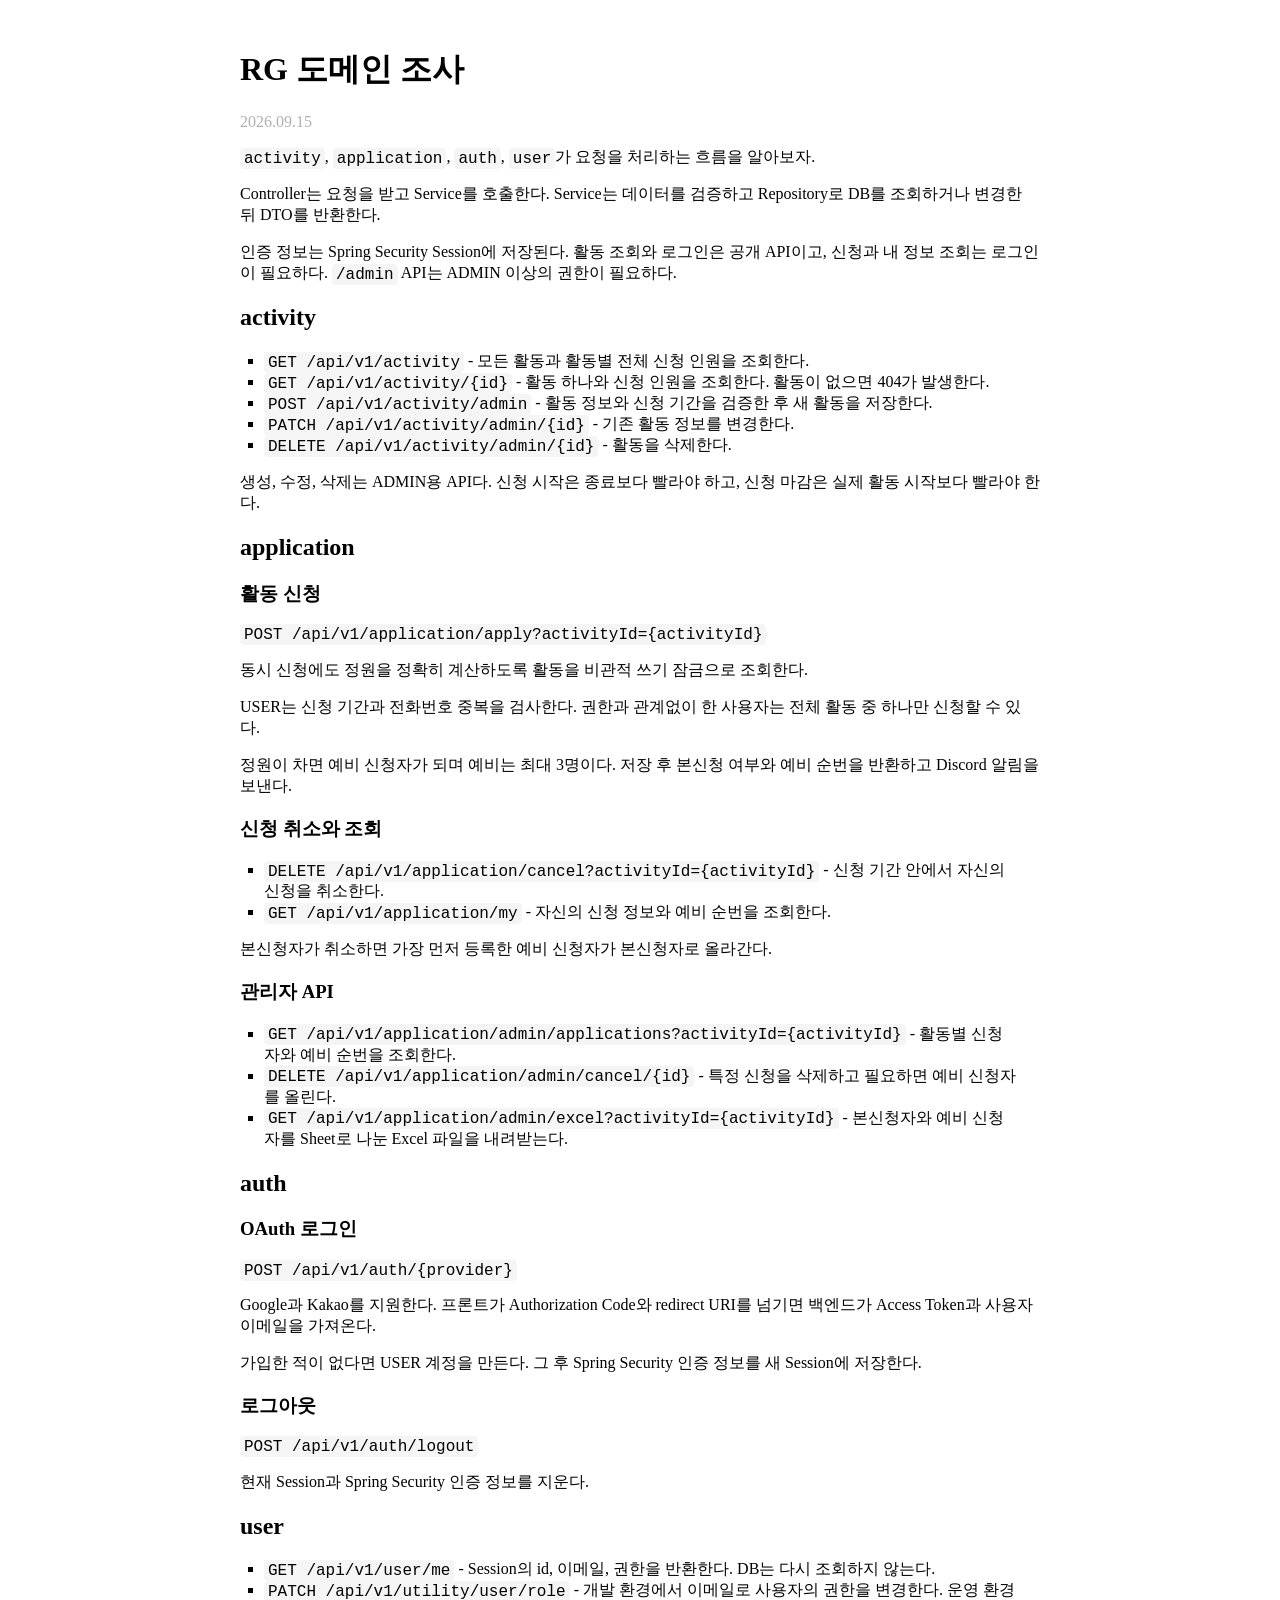
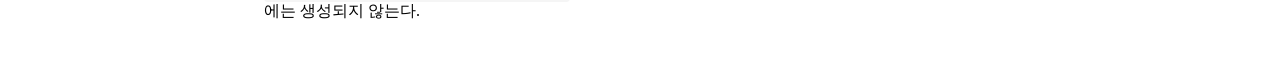
<file: themoment/RG_도메인_조사.html>
<!DOCTYPE>
<html lang="kr">

<head>
	<title>RG 도메인 조사</title>
	<meta charset="UTF-8">
	<meta name="viewport" content="width=device-width, initial-scale=0.45">
	<link rel="stylesheet" type="text/css" href="../style.css">
</head>

<body>
	<h1>RG 도메인 조사</h1>
	<span class="small">2026.09.15</span>
	<p>
		<code>activity</code>, <code>application</code>, <code>auth</code>, <code>user</code>가 요청을 처리하는 흐름을 알아보자.
	</p>
	<p>
		Controller는 요청을 받고 Service를 호출한다. Service는 데이터를 검증하고 Repository로 DB를 조회하거나 변경한 뒤 DTO를 반환한다.
	</p>
	<p>
		인증 정보는 Spring Security Session에 저장된다. 활동 조회와 로그인은 공개 API이고, 신청과 내 정보 조회는 로그인이 필요하다. <code>/admin</code> API는 ADMIN 이상의 권한이 필요하다.
	</p>

	<h2>activity</h2>
	<ul>
		<li><code>GET /api/v1/activity</code> - 모든 활동과 활동별 전체 신청 인원을 조회한다.</li>
		<li><code>GET /api/v1/activity/{id}</code> - 활동 하나와 신청 인원을 조회한다. 활동이 없으면 404가 발생한다.</li>
		<li><code>POST /api/v1/activity/admin</code> - 활동 정보와 신청 기간을 검증한 후 새 활동을 저장한다.</li>
		<li><code>PATCH /api/v1/activity/admin/{id}</code> - 기존 활동 정보를 변경한다.</li>
		<li><code>DELETE /api/v1/activity/admin/{id}</code> - 활동을 삭제한다.</li>
	</ul>

	<p>
		생성, 수정, 삭제는 ADMIN용 API다. 신청 시작은 종료보다 빨라야 하고, 신청 마감은 실제 활동 시작보다 빨라야 한다.
	</p>

	<h2>application</h2>
	<h3>활동 신청</h3>
	<p>
		<code>POST /api/v1/application/apply?activityId={activityId}</code>
	</p>
	<p>
		동시 신청에도 정원을 정확히 계산하도록 활동을 비관적 쓰기 잠금으로 조회한다.
	</p>
	<p>
		USER는 신청 기간과 전화번호 중복을 검사한다. 권한과 관계없이 한 사용자는 전체 활동 중 하나만 신청할 수 있다.
	</p>
	<p>
		정원이 차면 예비 신청자가 되며 예비는 최대 3명이다. 저장 후 본신청 여부와 예비 순번을 반환하고 Discord 알림을 보낸다.
	</p>

	<h3>신청 취소와 조회</h3>
	<ul>
		<li><code>DELETE /api/v1/application/cancel?activityId={activityId}</code> - 신청 기간 안에서 자신의 신청을 취소한다.</li>
		<li><code>GET /api/v1/application/my</code> - 자신의 신청 정보와 예비 순번을 조회한다.</li>
	</ul>

	<p>
		본신청자가 취소하면 가장 먼저 등록한 예비 신청자가 본신청자로 올라간다.
	</p>

	<h3>관리자 API</h3>
	<ul>
		<li><code>GET /api/v1/application/admin/applications?activityId={activityId}</code> - 활동별 신청자와 예비 순번을 조회한다.</li>
		<li><code>DELETE /api/v1/application/admin/cancel/{id}</code> - 특정 신청을 삭제하고 필요하면 예비 신청자를 올린다.</li>
		<li><code>GET /api/v1/application/admin/excel?activityId={activityId}</code> - 본신청자와 예비 신청자를 Sheet로 나눈 Excel 파일을 내려받는다.</li>
	</ul>

	<h2>auth</h2>
	<h3>OAuth 로그인</h3>
	<p>
		<code>POST /api/v1/auth/{provider}</code>
	</p>
	<p>
		Google과 Kakao를 지원한다. 프론트가 Authorization Code와 redirect URI를 넘기면 백엔드가 Access Token과 사용자 이메일을 가져온다.
	</p>
	<p>
		가입한 적이 없다면 USER 계정을 만든다. 그 후 Spring Security 인증 정보를 새 Session에 저장한다.
	</p>

	<h3>로그아웃</h3>
	<p>
		<code>POST /api/v1/auth/logout</code>
	</p>
	<p>
		현재 Session과 Spring Security 인증 정보를 지운다.
	</p>

	<h2>user</h2>
	<ul>
		<li><code>GET /api/v1/user/me</code> - Session의 id, 이메일, 권한을 반환한다. DB는 다시 조회하지 않는다.</li>
		<li><code>PATCH /api/v1/utility/user/role</code> - 개발 환경에서 이메일로 사용자의 권한을 변경한다. 운영 환경에는 생성되지 않는다.</li>
	</ul>
</body>

</html>
</file>
<file: style.css>
body {
	max-width: 800px;
	margin: 3rem auto;
}

a {
	color: #000;
}
a:hover {
	color: #fff;
	background-color: #000;
}

ul, ol {
	margin: 0;
	padding: 0 1.5rem;
}

ul {
	list-style-type: square;
}

pre, code {
	padding: 0.1rem 0.25rem;
	background-color: whitesmoke;
	border-radius: 0.25rem;
	font-family: Consolas, monospace;
	font-weight: normal;
	color: black;
}

pre code {
	padding: 0;
	background: none;
}

.small {
	color: #b0b0b0;
	font-size: 1rem;
	font-weight: normal;
}
</file>
